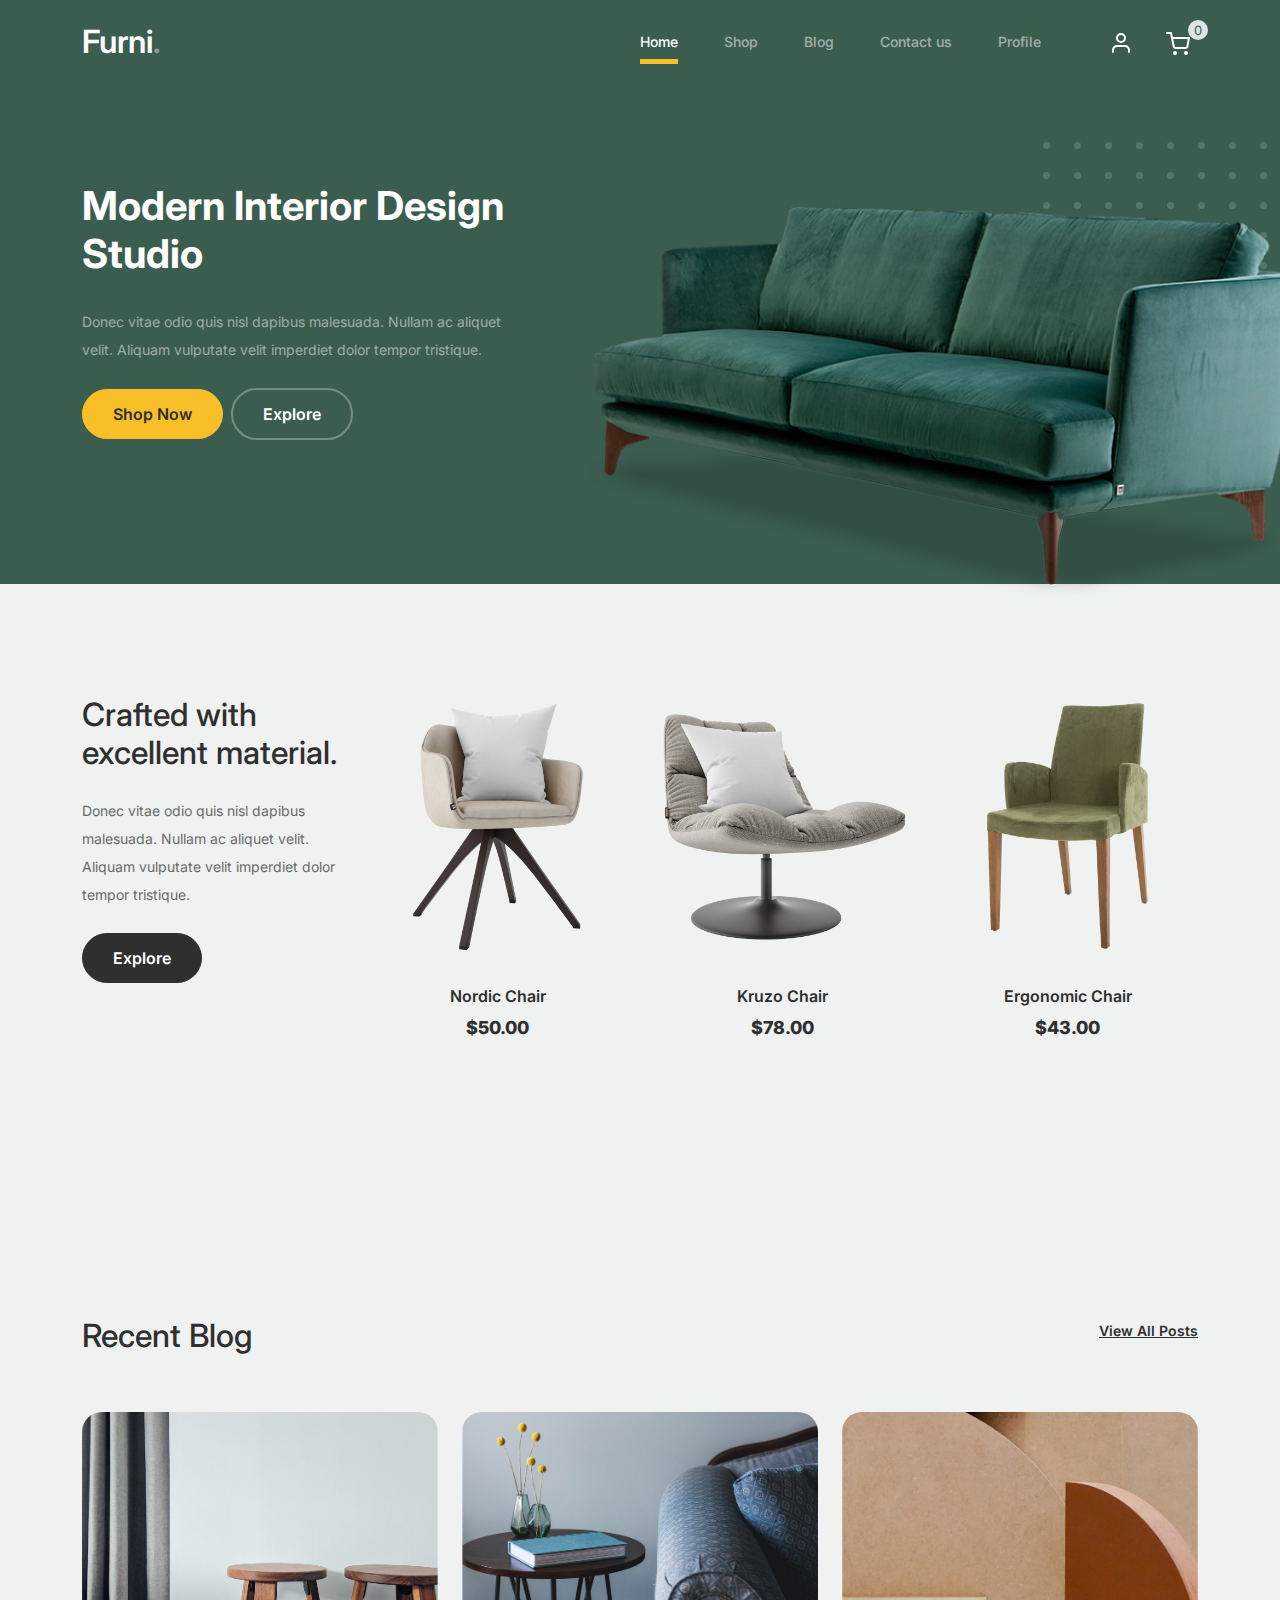
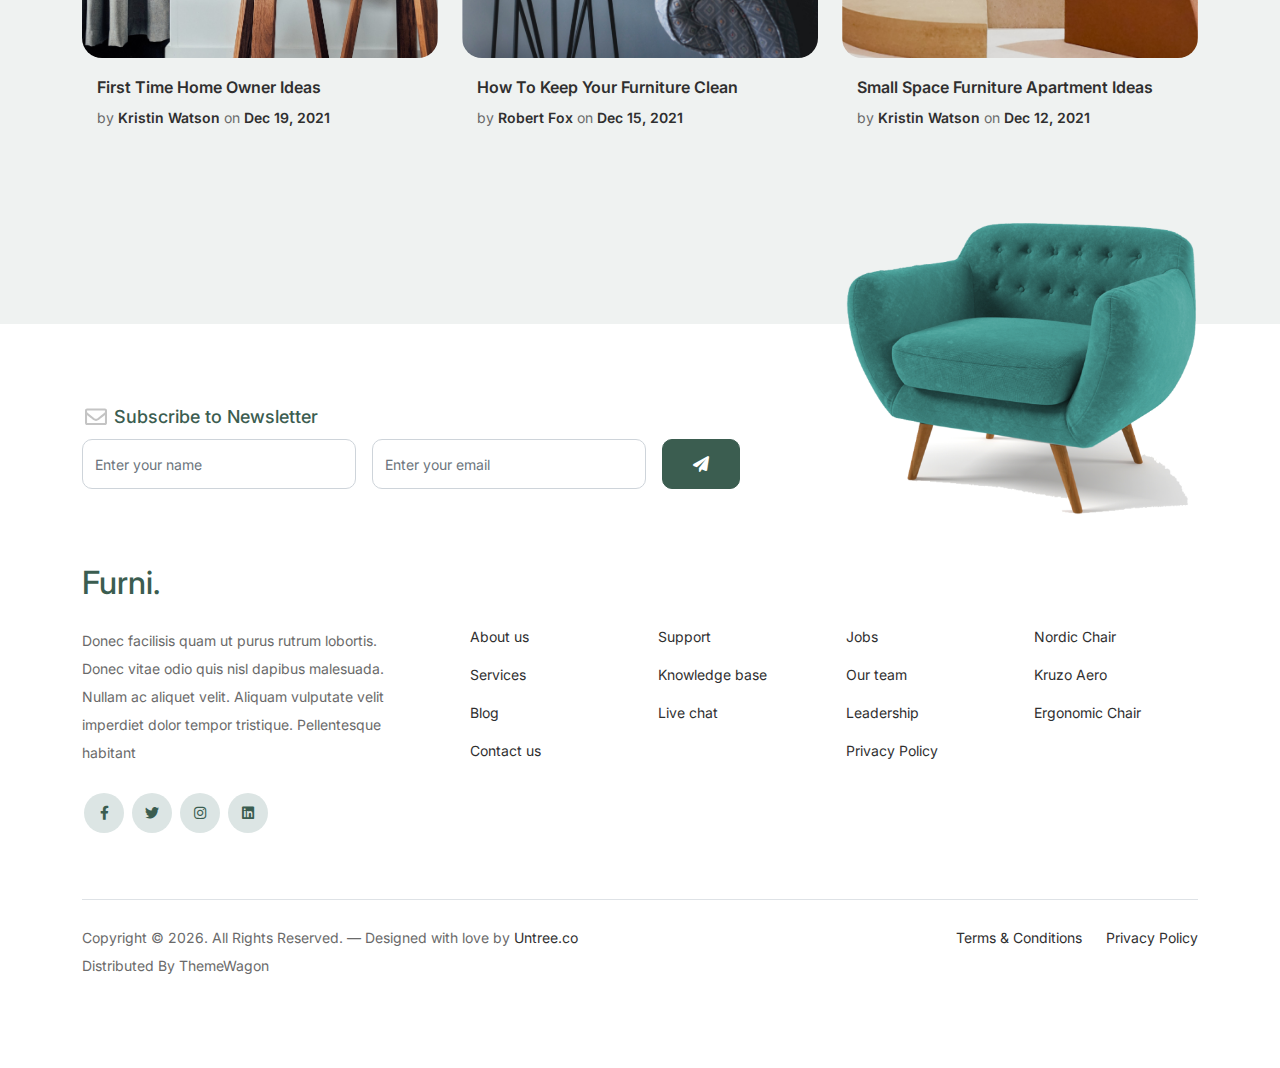
<file: index.html>
<!-- /*
* Bootstrap 5
* Template Name: Furni
* Template Author: Untree.co
* Template URI: https://untree.co/
* License: https://creativecommons.org/licenses/by/3.0/
*/ -->
<!doctype html>
<html lang="en">

<head>
  <meta charset="utf-8">
  <meta name="viewport" content="width=device-width, initial-scale=1, shrink-to-fit=no">
  <meta name="author" content="Untree.co">
  <link rel="shortcut icon" href="favicon.png">

  <meta name="description" content="" />
  <meta name="keywords" content="bootstrap, bootstrap4" />

  <!-- Bootstrap CSS -->
  <link href="css/bootstrap.min.css" rel="stylesheet">
  <link href="https://cdnjs.cloudflare.com/ajax/libs/font-awesome/6.0.0-beta3/css/all.min.css" rel="stylesheet">
  <link href="css/tiny-slider.css" rel="stylesheet">
  <link href="css/style.css" rel="stylesheet">
  <title>Furni Free Bootstrap 5 Template for Furniture and Interior Design Websites by Untree.co </title>
</head>

<body>

  <!-- Start Header/Navigation -->
  <nav class="custom-navbar navbar navbar navbar-expand-md navbar-dark bg-dark" arial-label="Furni navigation bar">

    <div class="container">
      <a class="navbar-brand" href="index.html">Furni<span>.</span></a>

      <button class="navbar-toggler" type="button" data-bs-toggle="collapse" data-bs-target="#navbarsFurni"
        aria-controls="navbarsFurni" aria-expanded="false" aria-label="Toggle navigation">
        <span class="navbar-toggler-icon"></span>
      </button>

      <div class="collapse navbar-collapse" id="navbarsFurni">
        <ul class="custom-navbar-nav navbar-nav ms-auto mb-2 mb-md-0">
          <li class="nav-item active">
            <a class="nav-link" href="index.html">Home</a>
          </li>
          <li><a class="nav-link" href="shop.html">Shop</a></li>
          <li><a class="nav-link" href="blog.html">Blog</a></li>
          <li><a class="nav-link" href="contact.html">Contact us</a></li>
          <li><a class="nav-link" href="profil.html">Profile</a></li>
        </ul>

        <ul class="custom-navbar-cta navbar-nav mb-2 mb-md-0 ms-5">
          <li>
            <button class="nav-link" data-bs-toggle="modal" data-bs-target="#exampleModal">
              <img src="images/user.svg">
            </button>
          </li>
          <a class="nav-link basket" href="cart.html">
            <img src="images/cart.svg">
            <div class="basket-product-count">0</div>
          </a>
        </ul>
      </div>
    </div>

  </nav>
  <!-- End Header/Navigation -->

  <!-- Start Hero Section -->
  <div class="hero">
    <div class="container">
      <div class="row justify-content-between">
        <div class="col-lg-5">
          <div class="intro-excerpt">
            <h1>Modern Interior <span clsas="d-block">Design Studio</span></h1>
            <p class="mb-4">Donec vitae odio quis nisl dapibus malesuada. Nullam ac aliquet velit. Aliquam vulputate
              velit imperdiet dolor tempor tristique.</p>
            <p><a href="shop.html" class="btn btn-secondary me-2">Shop Now</a><a href="#"
                class="btn btn-white-outline">Explore</a></p>
          </div>
        </div>
        <div class="col-lg-7">
          <div class="hero-img-wrap">
            <img src="images/couch.png" class="img-fluid">
          </div>
        </div>
      </div>
    </div>
  </div>
  <!-- End Hero Section -->

  <!-- Start Product Section -->
  <div class="product-section">
    <div class="container">
      <div class="row" id="product-container">

        <!-- Start Column 1 -->
        <div class="col-md-12 col-lg-3 mb-5 mb-lg-0">
          <h2 class="mb-4 section-title">Crafted with excellent material.</h2>
          <p class="mb-4">Donec vitae odio quis nisl dapibus malesuada. Nullam ac aliquet velit. Aliquam vulputate velit
            imperdiet dolor tempor tristique. </p>
          <p><a href="shop.html" class="btn">Explore</a></p>
        </div>
      </div>
    </div>
  </div>
  <!-- End Product Section -->


  <!-- Start Blog Section -->
  <div class="blog-section">
    <div class="container">
      <div class="row mb-5">
        <div class="col-md-6">
          <h2 class="section-title">Recent Blog</h2>
        </div>
        <div class="col-md-6 text-start text-md-end">
          <a href="#" class="more">View All Posts</a>
        </div>
      </div>

      <div class="row" id="posts-row">
      </div>
    </div>
  </div>
  <!-- End Blog Section -->

  <!-- Start Footer Section -->
  <footer class="footer-section">
    <div class="container relative">

      <div class="sofa-img">
        <img src="images/sofa.png" alt="Image" class="img-fluid">
      </div>

      <div class="row">
        <div class="col-lg-8">
          <div class="subscription-form">
            <h3 class="d-flex align-items-center"><span class="me-1"><img src="images/envelope-outline.svg" alt="Image"
                  class="img-fluid"></span><span>Subscribe to Newsletter</span></h3>

            <form action="#" class="row g-3">
              <div class="col-auto">
                <input type="text" class="form-control" placeholder="Enter your name">
              </div>
              <div class="col-auto">
                <input type="email" class="form-control" placeholder="Enter your email">
              </div>
              <div class="col-auto">
                <button class="btn btn-primary">
                  <span class="fa fa-paper-plane"></span>
                </button>
              </div>
            </form>

          </div>
        </div>
      </div>

      <div class="row g-5 mb-5">
        <div class="col-lg-4">
          <div class="mb-4 footer-logo-wrap"><a href="#" class="footer-logo">Furni<span>.</span></a></div>
          <p class="mb-4">Donec facilisis quam ut purus rutrum lobortis. Donec vitae odio quis nisl dapibus malesuada.
            Nullam ac aliquet velit. Aliquam vulputate velit imperdiet dolor tempor tristique. Pellentesque habitant</p>

          <ul class="list-unstyled custom-social">
            <li><a href="#"><span class="fa fa-brands fa-facebook-f"></span></a></li>
            <li><a href="#"><span class="fa fa-brands fa-twitter"></span></a></li>
            <li><a href="#"><span class="fa fa-brands fa-instagram"></span></a></li>
            <li><a href="#"><span class="fa fa-brands fa-linkedin"></span></a></li>
          </ul>
        </div>

        <div class="col-lg-8">
          <div class="row links-wrap">
            <div class="col-6 col-sm-6 col-md-3">
              <ul class="list-unstyled">
                <li><a href="#">About us</a></li>
                <li><a href="#">Services</a></li>
                <li><a href="#">Blog</a></li>
                <li><a href="#">Contact us</a></li>
              </ul>
            </div>

            <div class="col-6 col-sm-6 col-md-3">
              <ul class="list-unstyled">
                <li><a href="#">Support</a></li>
                <li><a href="#">Knowledge base</a></li>
                <li><a href="#">Live chat</a></li>
              </ul>
            </div>

            <div class="col-6 col-sm-6 col-md-3">
              <ul class="list-unstyled">
                <li><a href="#">Jobs</a></li>
                <li><a href="#">Our team</a></li>
                <li><a href="#">Leadership</a></li>
                <li><a href="#">Privacy Policy</a></li>
              </ul>
            </div>

            <div class="col-6 col-sm-6 col-md-3">
              <ul class="list-unstyled">
                <li><a href="#">Nordic Chair</a></li>
                <li><a href="#">Kruzo Aero</a></li>
                <li><a href="#">Ergonomic Chair</a></li>
              </ul>
            </div>
          </div>
        </div>

      </div>

      <div class="border-top copyright">
        <div class="row pt-4">
          <div class="col-lg-6">
            <p class="mb-2 text-center text-lg-start">Copyright &copy;
              <script>document.write(new Date().getFullYear());</script>. All Rights Reserved. &mdash; Designed with
              love by <a href="https://untree.co">Untree.co</a> Distributed By <a
                hreff="https://themewagon.com">ThemeWagon</a> <!-- License information: https://untree.co/license/ -->
            </p>
          </div>

          <div class="col-lg-6 text-center text-lg-end">
            <ul class="list-unstyled d-inline-flex ms-auto">
              <li class="me-4"><a href="#">Terms &amp; Conditions</a></li>
              <li><a href="#">Privacy Policy</a></li>
            </ul>
          </div>

        </div>
      </div>

    </div>
  </footer>
  <!-- End Footer Section -->

  <!-- Modal -->
  <div class="modal fade" id="exampleModal" tabindex="-1" aria-labelledby="exampleModalLabel" aria-hidden="true">
    <div class="modal-dialog modal-dialog-centered">
      <div class="modal-content">
        <div class="modal-header">
          <h1 class="modal-title fs-5" id="exampleModalLabel">Login</h1>
          <button type="button" class="btn-close" data-bs-dismiss="modal" aria-label="Close"></button>
        </div>
        <div class="modal-body">
          <form>
            <div class="form-group">
              <label class="text-black" for="fname">Name</label>
              <input type="text" class="form-control" id="fname">
            </div>
            <div class="form-group mt-2">
              <label class="text-black" for="email">Email address</label>
              <input type="email" class="form-control user-email-input" id="email">
            </div>
            <button type="submit" class="btn mt-4 btn-primary-hover-outline">Send</button>
          </form>
        </div>
      </div>
    </div>
  </div>

  <script src="js/bootstrap.bundle.min.js"></script>
  <script src="js/tiny-slider.js"></script>
  <script src="js/custom.js"></script>
</body>

</html>
</file>
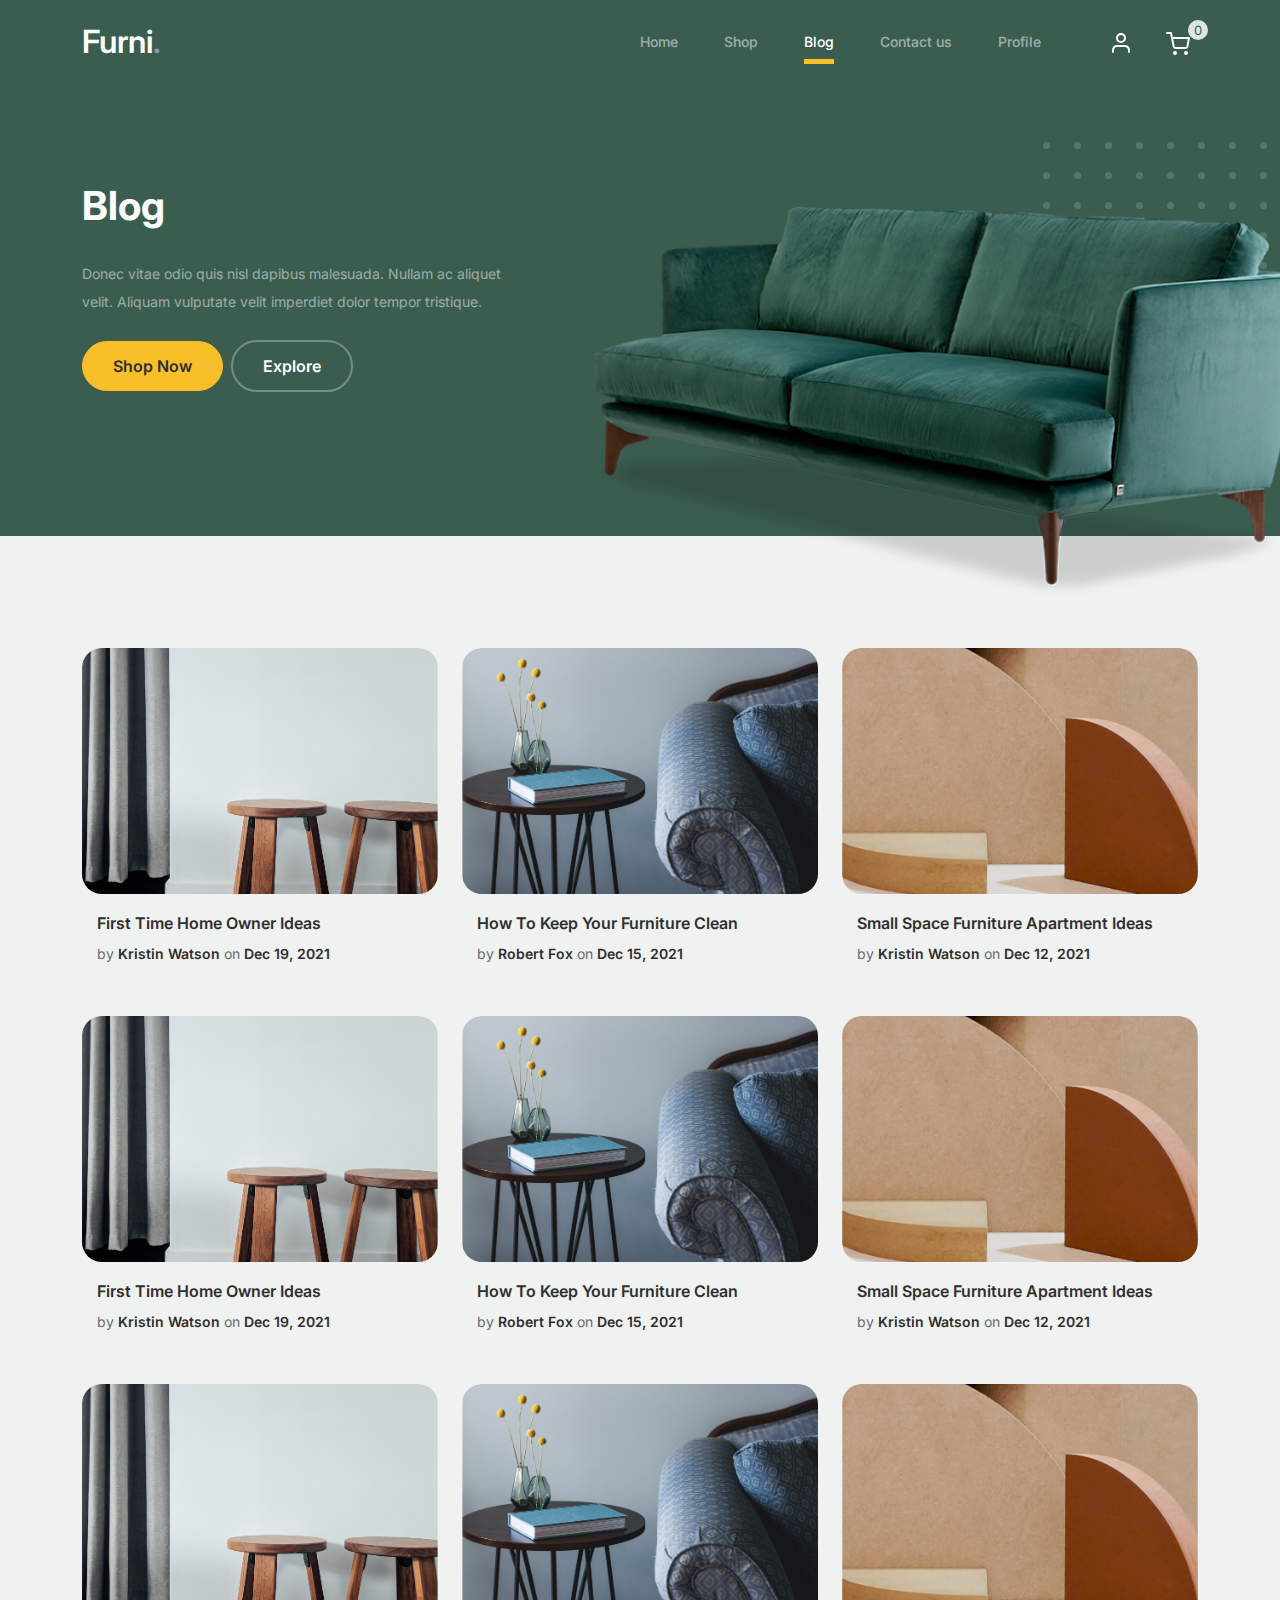
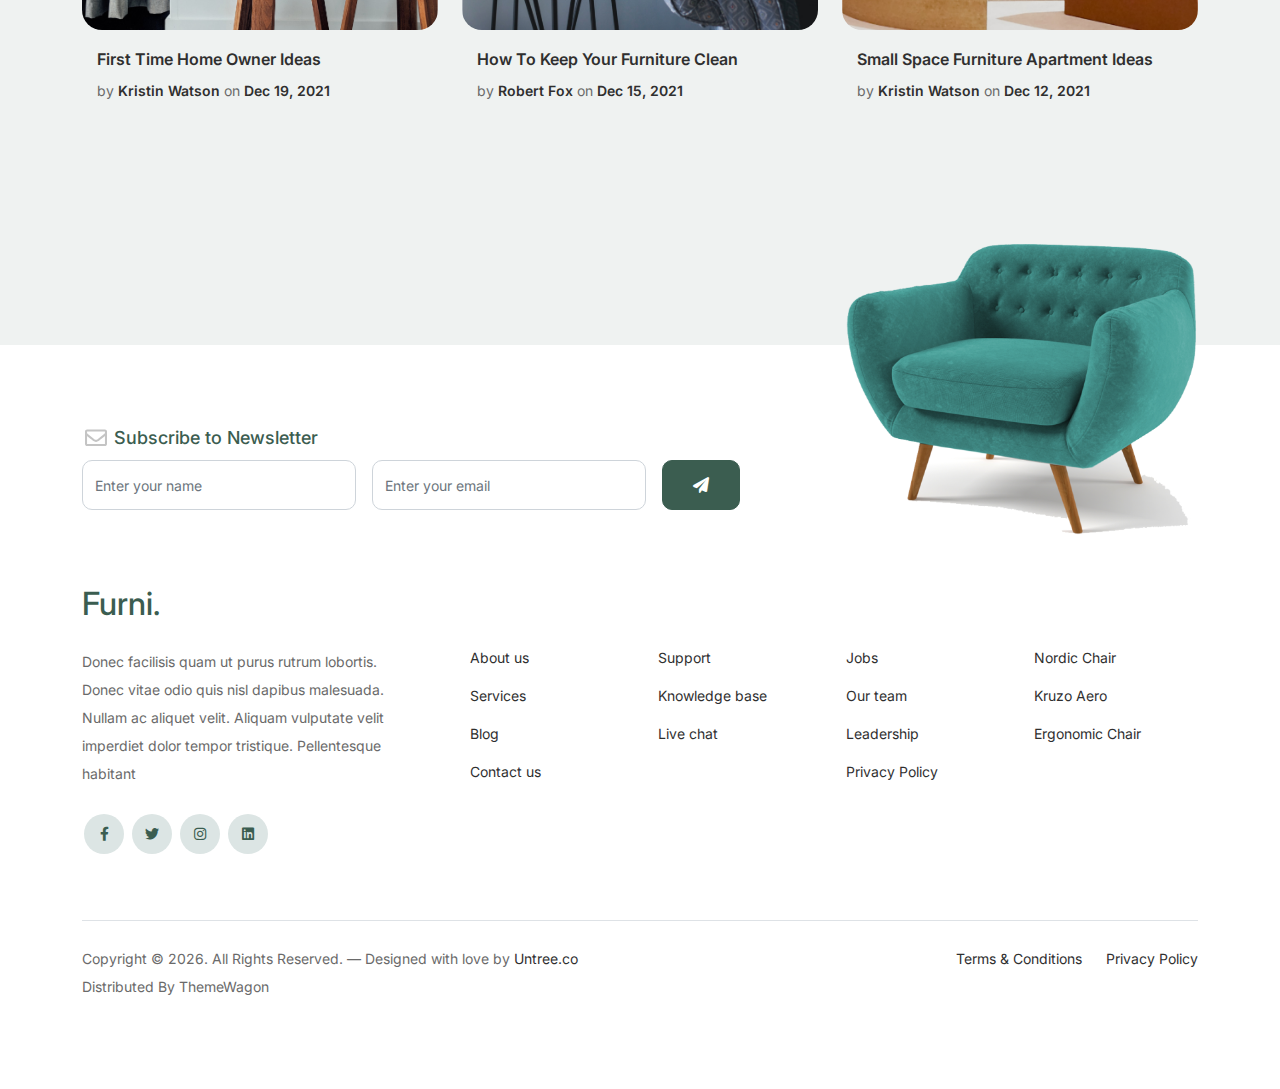
<file: blog.html>
<!-- /*
* Bootstrap 5
* Template Name: Furni
* Template Author: Untree.co
* Template URI: https://untree.co/
* License: https://creativecommons.org/licenses/by/3.0/
*/ -->
<!doctype html>
<html lang="en">

<head>
  <meta charset="utf-8">
  <meta name="viewport" content="width=device-width, initial-scale=1, shrink-to-fit=no">
  <meta name="author" content="Untree.co">
  <link rel="shortcut icon" href="favicon.png">

  <meta name="description" content="" />
  <meta name="keywords" content="bootstrap, bootstrap4" />

  <!-- Bootstrap CSS -->
  <link href="css/bootstrap.min.css" rel="stylesheet">
  <link href="https://cdnjs.cloudflare.com/ajax/libs/font-awesome/6.0.0-beta3/css/all.min.css" rel="stylesheet">
  <link href="css/tiny-slider.css" rel="stylesheet">
  <link href="css/style.css" rel="stylesheet">
  <title>Furni Free Bootstrap 5 Template for Furniture and Interior Design Websites by Untree.co </title>
</head>

<body>

  <!-- Start Header/Navigation -->
  <nav class="custom-navbar navbar navbar navbar-expand-md navbar-dark bg-dark" arial-label="Furni navigation bar">

    <div class="container">
      <a class="navbar-brand" href="index.html">Furni<span>.</span></a>

      <button class="navbar-toggler" type="button" data-bs-toggle="collapse" data-bs-target="#navbarsFurni"
        aria-controls="navbarsFurni" aria-expanded="false" aria-label="Toggle navigation">
        <span class="navbar-toggler-icon"></span>
      </button>

      <div class="collapse navbar-collapse" id="navbarsFurni">
        <ul class="custom-navbar-nav navbar-nav ms-auto mb-2 mb-md-0">
          <li class="nav-item">
            <a class="nav-link" href="index.html">Home</a>
          </li>
          <li><a class="nav-link" href="shop.html">Shop</a></li>
          <li class="active"><a class="nav-link" href="blog.html">Blog</a></li>
          <li><a class="nav-link" href="contact.html">Contact us</a></li>
          <li><a class="nav-link" href="profil.html">Profile</a></li>
        </ul>

        <ul class="custom-navbar-cta navbar-nav mb-2 mb-md-0 ms-5">
          <li>
            <button class="nav-link" data-bs-toggle="modal" data-bs-target="#exampleModal">
              <img src="images/user.svg">
            </button>
          </li>
          <a class="nav-link basket" href="cart.html">
            <img src="images/cart.svg">
            <div class="basket-product-count">0</div>
          </a>
        </ul>
      </div>
    </div>

  </nav>
  <!-- End Header/Navigation -->

  <!-- Start Hero Section -->
  <div class="hero">
    <div class="container">
      <div class="row justify-content-between">
        <div class="col-lg-5">
          <div class="intro-excerpt">
            <h1>Blog</h1>
            <p class="mb-4">Donec vitae odio quis nisl dapibus malesuada. Nullam ac aliquet velit. Aliquam vulputate
              velit imperdiet dolor tempor tristique.</p>
            <p><a href="shop.html" class="btn btn-secondary me-2">Shop Now</a><a href="#"
                class="btn btn-white-outline">Explore</a></p>
          </div>
        </div>
        <div class="col-lg-7">
          <div class="hero-img-wrap">
            <img src="images/couch.png" class="img-fluid">
          </div>
        </div>
      </div>
    </div>
  </div>
  <!-- End Hero Section -->



  <!-- Start Blog Section -->
  <div class="blog-section">
    <div class="container">

      <div class="row">

        <div class="col-12 col-sm-6 col-md-4 mb-5">
          <div class="post-entry">
            <a href="#" class="post-thumbnail"><img src="images/post-1.jpg" alt="Image" class="img-fluid"></a>
            <div class="post-content-entry">
              <h3><a href="#">First Time Home Owner Ideas</a></h3>
              <div class="meta">
                <span>by <a href="#">Kristin Watson</a></span> <span>on <a href="#">Dec 19, 2021</a></span>
              </div>
            </div>
          </div>
        </div>

        <div class="col-12 col-sm-6 col-md-4 mb-5">
          <div class="post-entry">
            <a href="#" class="post-thumbnail"><img src="images/post-2.jpg" alt="Image" class="img-fluid"></a>
            <div class="post-content-entry">
              <h3><a href="#">How To Keep Your Furniture Clean</a></h3>
              <div class="meta">
                <span>by <a href="#">Robert Fox</a></span> <span>on <a href="#">Dec 15, 2021</a></span>
              </div>
            </div>
          </div>
        </div>

        <div class="col-12 col-sm-6 col-md-4 mb-5">
          <div class="post-entry">
            <a href="#" class="post-thumbnail"><img src="images/post-3.jpg" alt="Image" class="img-fluid"></a>
            <div class="post-content-entry">
              <h3><a href="#">Small Space Furniture Apartment Ideas</a></h3>
              <div class="meta">
                <span>by <a href="#">Kristin Watson</a></span> <span>on <a href="#">Dec 12, 2021</a></span>
              </div>
            </div>
          </div>
        </div>

        <div class="col-12 col-sm-6 col-md-4 mb-5">
          <div class="post-entry">
            <a href="#" class="post-thumbnail"><img src="images/post-1.jpg" alt="Image" class="img-fluid"></a>
            <div class="post-content-entry">
              <h3><a href="#">First Time Home Owner Ideas</a></h3>
              <div class="meta">
                <span>by <a href="#">Kristin Watson</a></span> <span>on <a href="#">Dec 19, 2021</a></span>
              </div>
            </div>
          </div>
        </div>

        <div class="col-12 col-sm-6 col-md-4 mb-5">
          <div class="post-entry">
            <a href="#" class="post-thumbnail"><img src="images/post-2.jpg" alt="Image" class="img-fluid"></a>
            <div class="post-content-entry">
              <h3><a href="#">How To Keep Your Furniture Clean</a></h3>
              <div class="meta">
                <span>by <a href="#">Robert Fox</a></span> <span>on <a href="#">Dec 15, 2021</a></span>
              </div>
            </div>
          </div>
        </div>

        <div class="col-12 col-sm-6 col-md-4 mb-5">
          <div class="post-entry">
            <a href="#" class="post-thumbnail"><img src="images/post-3.jpg" alt="Image" class="img-fluid"></a>
            <div class="post-content-entry">
              <h3><a href="#">Small Space Furniture Apartment Ideas</a></h3>
              <div class="meta">
                <span>by <a href="#">Kristin Watson</a></span> <span>on <a href="#">Dec 12, 2021</a></span>
              </div>
            </div>
          </div>
        </div>

        <div class="col-12 col-sm-6 col-md-4 mb-5">
          <div class="post-entry">
            <a href="#" class="post-thumbnail"><img src="images/post-1.jpg" alt="Image" class="img-fluid"></a>
            <div class="post-content-entry">
              <h3><a href="#">First Time Home Owner Ideas</a></h3>
              <div class="meta">
                <span>by <a href="#">Kristin Watson</a></span> <span>on <a href="#">Dec 19, 2021</a></span>
              </div>
            </div>
          </div>
        </div>

        <div class="col-12 col-sm-6 col-md-4 mb-5">
          <div class="post-entry">
            <a href="#" class="post-thumbnail"><img src="images/post-2.jpg" alt="Image" class="img-fluid"></a>
            <div class="post-content-entry">
              <h3><a href="#">How To Keep Your Furniture Clean</a></h3>
              <div class="meta">
                <span>by <a href="#">Robert Fox</a></span> <span>on <a href="#">Dec 15, 2021</a></span>
              </div>
            </div>
          </div>
        </div>

        <div class="col-12 col-sm-6 col-md-4 mb-5">
          <div class="post-entry">
            <a href="#" class="post-thumbnail"><img src="images/post-3.jpg" alt="Image" class="img-fluid"></a>
            <div class="post-content-entry">
              <h3><a href="#">Small Space Furniture Apartment Ideas</a></h3>
              <div class="meta">
                <span>by <a href="#">Kristin Watson</a></span> <span>on <a href="#">Dec 12, 2021</a></span>
              </div>
            </div>
          </div>
        </div>

      </div>
    </div>
  </div>
  <!-- End Blog Section -->

  <!-- Start Footer Section -->
  <footer class="footer-section">
    <div class="container relative">

      <div class="sofa-img">
        <img src="images/sofa.png" alt="Image" class="img-fluid">
      </div>

      <div class="row">
        <div class="col-lg-8">
          <div class="subscription-form">
            <h3 class="d-flex align-items-center"><span class="me-1"><img src="images/envelope-outline.svg" alt="Image"
                  class="img-fluid"></span><span>Subscribe to Newsletter</span></h3>

            <form action="#" class="row g-3">
              <div class="col-auto">
                <input type="text" class="form-control" placeholder="Enter your name">
              </div>
              <div class="col-auto">
                <input type="email" class="form-control" placeholder="Enter your email">
              </div>
              <div class="col-auto">
                <button class="btn btn-primary">
                  <span class="fa fa-paper-plane"></span>
                </button>
              </div>
            </form>

          </div>
        </div>
      </div>

      <div class="row g-5 mb-5">
        <div class="col-lg-4">
          <div class="mb-4 footer-logo-wrap"><a href="#" class="footer-logo">Furni<span>.</span></a></div>
          <p class="mb-4">Donec facilisis quam ut purus rutrum lobortis. Donec vitae odio quis nisl dapibus malesuada.
            Nullam ac aliquet velit. Aliquam vulputate velit imperdiet dolor tempor tristique. Pellentesque habitant</p>

          <ul class="list-unstyled custom-social">
            <li><a href="#"><span class="fa fa-brands fa-facebook-f"></span></a></li>
            <li><a href="#"><span class="fa fa-brands fa-twitter"></span></a></li>
            <li><a href="#"><span class="fa fa-brands fa-instagram"></span></a></li>
            <li><a href="#"><span class="fa fa-brands fa-linkedin"></span></a></li>
          </ul>
        </div>

        <div class="col-lg-8">
          <div class="row links-wrap">
            <div class="col-6 col-sm-6 col-md-3">
              <ul class="list-unstyled">
                <li><a href="#">About us</a></li>
                <li><a href="#">Services</a></li>
                <li><a href="#">Blog</a></li>
                <li><a href="#">Contact us</a></li>
              </ul>
            </div>

            <div class="col-6 col-sm-6 col-md-3">
              <ul class="list-unstyled">
                <li><a href="#">Support</a></li>
                <li><a href="#">Knowledge base</a></li>
                <li><a href="#">Live chat</a></li>
              </ul>
            </div>

            <div class="col-6 col-sm-6 col-md-3">
              <ul class="list-unstyled">
                <li><a href="#">Jobs</a></li>
                <li><a href="#">Our team</a></li>
                <li><a href="#">Leadership</a></li>
                <li><a href="#">Privacy Policy</a></li>
              </ul>
            </div>

            <div class="col-6 col-sm-6 col-md-3">
              <ul class="list-unstyled">
                <li><a href="#">Nordic Chair</a></li>
                <li><a href="#">Kruzo Aero</a></li>
                <li><a href="#">Ergonomic Chair</a></li>
              </ul>
            </div>
          </div>
        </div>

      </div>

      <div class="border-top copyright">
        <div class="row pt-4">
          <div class="col-lg-6">
            <p class="mb-2 text-center text-lg-start">Copyright &copy;
              <script>document.write(new Date().getFullYear());</script>. All Rights Reserved. &mdash; Designed with
              love by <a href="https://untree.co">Untree.co</a> Distributed By <a
                hreff="https://themewagon.com">ThemeWagon</a> <!-- License information: https://untree.co/license/ -->
            </p>
          </div>

          <div class="col-lg-6 text-center text-lg-end">
            <ul class="list-unstyled d-inline-flex ms-auto">
              <li class="me-4"><a href="#">Terms &amp; Conditions</a></li>
              <li><a href="#">Privacy Policy</a></li>
            </ul>
          </div>

        </div>
      </div>

    </div>
  </footer>
  <!-- End Footer Section -->

  <!-- Modal -->
  <div class="modal fade" id="exampleModal" tabindex="-1" aria-labelledby="exampleModalLabel" aria-hidden="true">
    <div class="modal-dialog modal-dialog-centered">
      <div class="modal-content">
        <div class="modal-header">
          <h1 class="modal-title fs-5" id="exampleModalLabel">Login</h1>
          <button type="button" class="btn-close" data-bs-dismiss="modal" aria-label="Close"></button>
        </div>
        <div class="modal-body">
          <form>
            <div class="form-group">
              <label class="text-black" for="fname">Name</label>
              <input type="text" class="form-control" id="fname">
            </div>
            <div class="form-group mt-2">
              <label class="text-black" for="email">Email address</label>
              <input type="email" class="form-control" id="email">
            </div>
            <button type="submit" class="btn mt-4 btn-primary-hover-outline">Send</button>
          </form>
        </div>
      </div>
    </div>
  </div>

  <script src="js/bootstrap.bundle.min.js"></script>
  <script src="js/tiny-slider.js"></script>
  <script src="js/custom.js"></script>
</body>

</html>
</file>
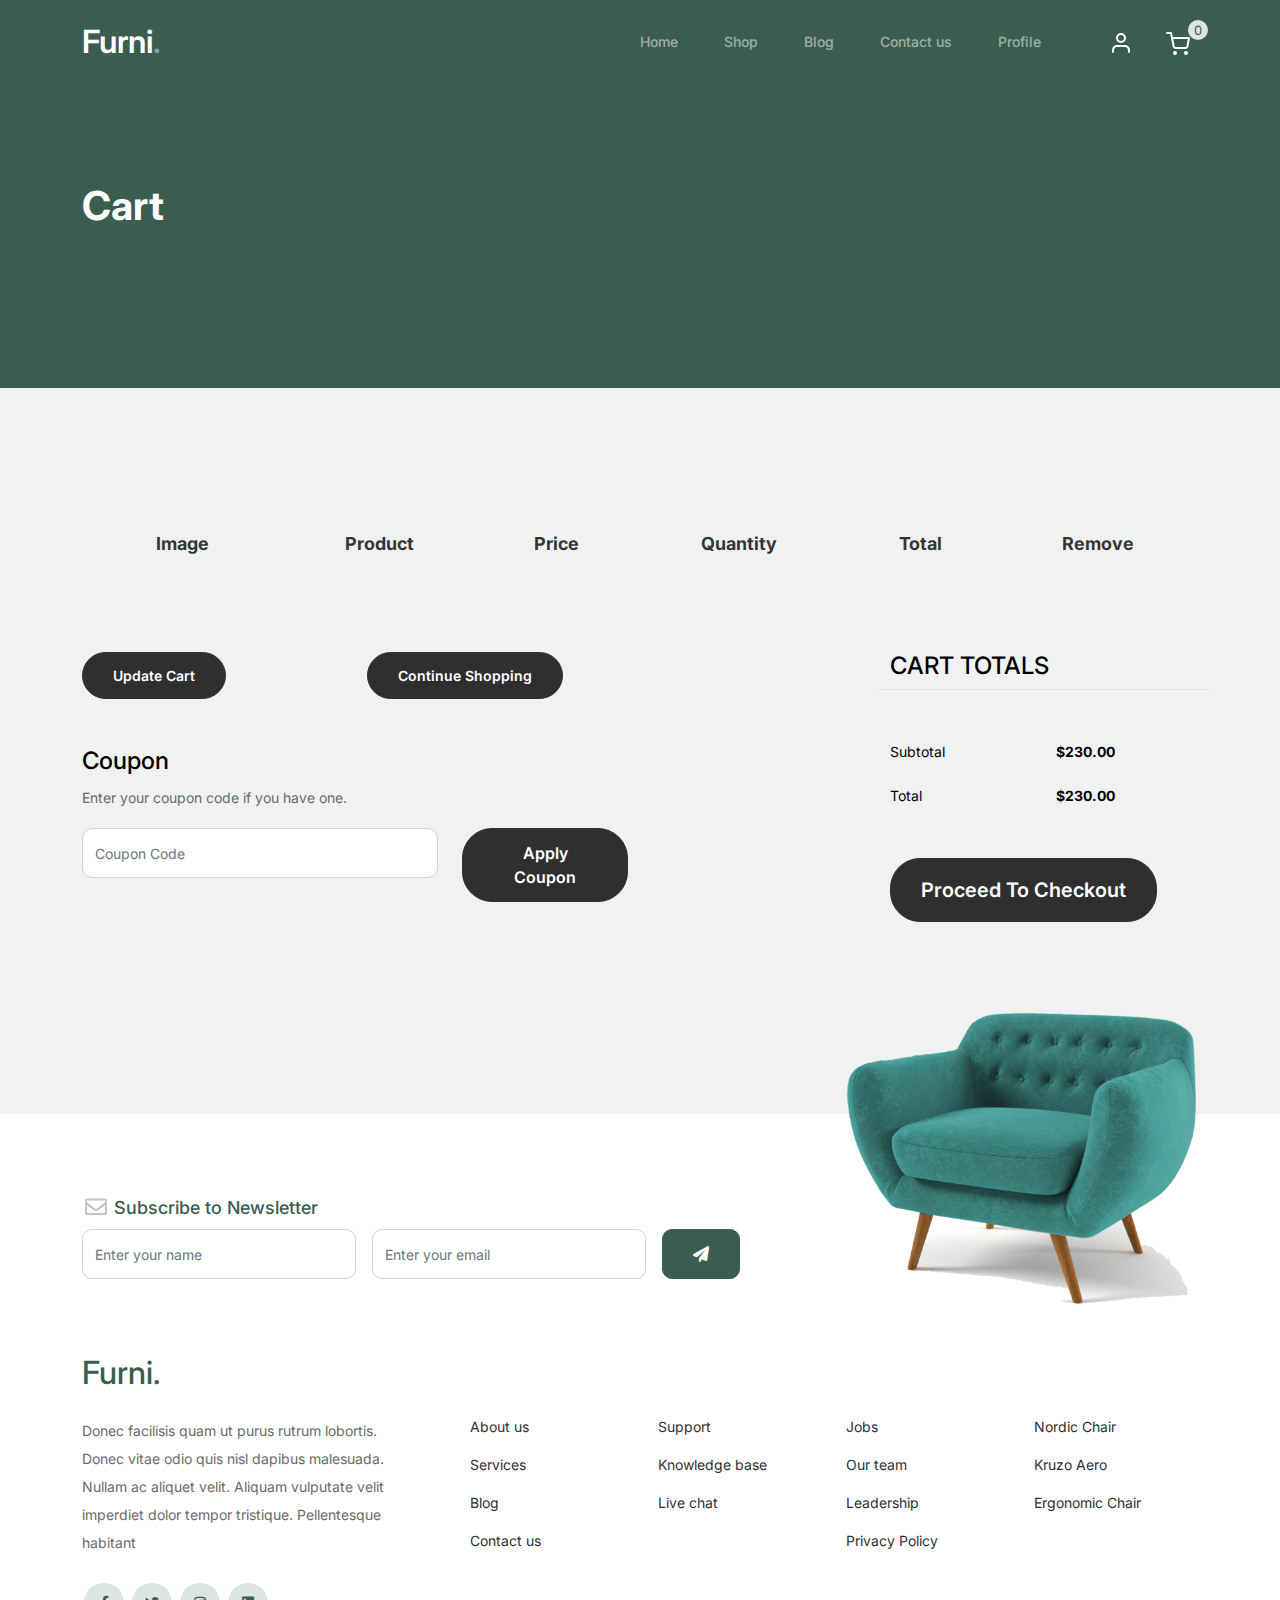
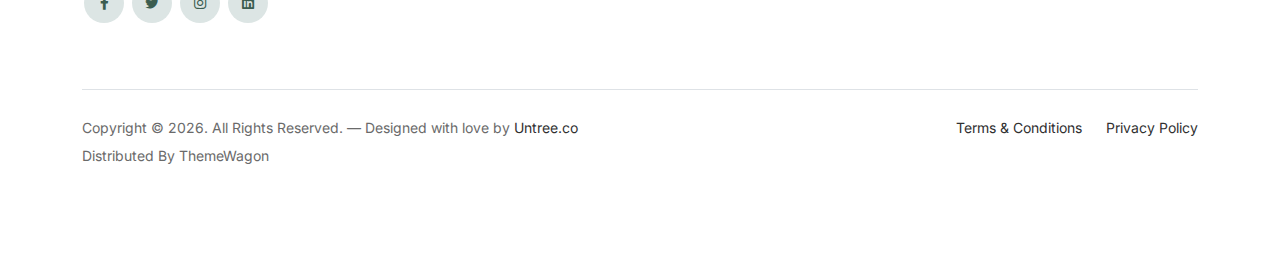
<file: cart.html>
<!-- /*
* Bootstrap 5
* Template Name: Furni
* Template Author: Untree.co
* Template URI: https://untree.co/
* License: https://creativecommons.org/licenses/by/3.0/
*/ -->
<!doctype html>
<html lang="en">

<head>
  <meta charset="utf-8">
  <meta name="viewport" content="width=device-width, initial-scale=1, shrink-to-fit=no">
  <meta name="author" content="Untree.co">
  <link rel="shortcut icon" href="favicon.png">

  <meta name="description" content="" />
  <meta name="keywords" content="bootstrap, bootstrap4" />

  <!-- Bootstrap CSS -->
  <link href="css/bootstrap.min.css" rel="stylesheet">
  <link href="https://cdnjs.cloudflare.com/ajax/libs/font-awesome/6.0.0-beta3/css/all.min.css" rel="stylesheet">
  <link href="css/tiny-slider.css" rel="stylesheet">
  <link href="css/style.css" rel="stylesheet">
  <title>Furni Free Bootstrap 5 Template for Furniture and Interior Design Websites by Untree.co </title>
</head>

<body>

  <!-- Start Header/Navigation -->
  <nav class="custom-navbar navbar navbar navbar-expand-md navbar-dark bg-dark" arial-label="Furni navigation bar">

    <div class="container">
      <a class="navbar-brand" href="index.html">Furni<span>.</span></a>

      <button class="navbar-toggler" type="button" data-bs-toggle="collapse" data-bs-target="#navbarsFurni"
        aria-controls="navbarsFurni" aria-expanded="false" aria-label="Toggle navigation">
        <span class="navbar-toggler-icon"></span>
      </button>

      <div class="collapse navbar-collapse" id="navbarsFurni">
        <ul class="custom-navbar-nav navbar-nav ms-auto mb-2 mb-md-0">
          <li class="nav-item">
            <a class="nav-link" href="index.html">Home</a>
          </li>
          <li><a class="nav-link" href="shop.html">Shop</a></li>
          <li><a class="nav-link" href="blog.html">Blog</a></li>
          <li><a class="nav-link" href="contact.html">Contact us</a></li>
          <li><a class="nav-link" href="profil.html">Profile</a></li>
        </ul>

        <ul class="custom-navbar-cta navbar-nav mb-2 mb-md-0 ms-5">
          <li>
            <button class="nav-link" data-bs-toggle="modal" data-bs-target="#exampleModal">
              <img src="images/user.svg">
            </button>
          </li>
          <a class="nav-link basket" href="cart.html">
            <img src="images/cart.svg">
            <div class="basket-product-count">0</div>
          </a>
        </ul>
      </div>
    </div>

  </nav>
  <!-- End Header/Navigation -->

  <!-- Start Hero Section -->
  <div class="hero">
    <div class="container">
      <div class="row justify-content-between">
        <div class="col-lg-5">
          <div class="intro-excerpt">
            <h1>Cart</h1>
          </div>
        </div>
        <div class="col-lg-7">

        </div>
      </div>
    </div>
  </div>
  <!-- End Hero Section -->



  <div class="untree_co-section before-footer-section">
    <div class="container">
      <div class="row mb-5">
        <form class="col-md-12" method="post">
          <div class="site-blocks-table">
            <table class="table">
              <thead>
                <tr>
                  <th class="product-thumbnail">Image</th>
                  <th class="product-name">Product</th>
                  <th class="product-price">Price</th>
                  <th class="product-quantity">Quantity</th>
                  <th class="product-total">Total</th>
                  <th class="product-remove">Remove</th>
                </tr>
              </thead>
              <tbody id="cart-container">
                
              </tbody>
            </table>
          </div>
        </form>
      </div>

      <div class="row">
        <div class="col-md-6">
          <div class="row mb-5">
            <div class="col-md-6 mb-3 mb-md-0">
              <button class="btn btn-black btn-sm btn-block">Update Cart</button>
            </div>
            <div class="col-md-6">
              <button class="btn btn-outline-black btn-sm btn-block">Continue Shopping</button>
            </div>
          </div>
          <div class="row">
            <div class="col-md-12">
              <label class="text-black h4" for="coupon">Coupon</label>
              <p>Enter your coupon code if you have one.</p>
            </div>
            <div class="col-md-8 mb-3 mb-md-0">
              <input type="text" class="form-control py-3" id="coupon" placeholder="Coupon Code">
            </div>
            <div class="col-md-4">
              <button class="btn btn-black">Apply Coupon</button>
            </div>
          </div>
        </div>
        <div class="col-md-6 pl-5">
          <div class="row justify-content-end">
            <div class="col-md-7">
              <div class="row">
                <div class="col-md-12 text-right border-bottom mb-5">
                  <h3 class="text-black h4 text-uppercase">Cart Totals</h3>
                </div>
              </div>
              <div class="row mb-3">
                <div class="col-md-6">
                  <span class="text-black">Subtotal</span>
                </div>
                <div class="col-md-6 text-right">
                  <strong class="text-black">$230.00</strong>
                </div>
              </div>
              <div class="row mb-5">
                <div class="col-md-6">
                  <span class="text-black">Total</span>
                </div>
                <div class="col-md-6 text-right">
                  <strong class="text-black">$230.00</strong>
                </div>
              </div>

              <div class="row">
                <div class="col-md-12">
                  <button class="btn btn-black btn-lg py-3 btn-block" onclick="window.location='checkout.html'">Proceed
                    To Checkout</button>
                </div>
              </div>
            </div>
          </div>
        </div>
      </div>
    </div>
  </div>


  <!-- Start Footer Section -->
  <footer class="footer-section">
    <div class="container relative">

      <div class="sofa-img">
        <img src="images/sofa.png" alt="Image" class="img-fluid">
      </div>

      <div class="row">
        <div class="col-lg-8">
          <div class="subscription-form">
            <h3 class="d-flex align-items-center"><span class="me-1"><img src="images/envelope-outline.svg" alt="Image"
                  class="img-fluid"></span><span>Subscribe to Newsletter</span></h3>

            <form action="#" class="row g-3">
              <div class="col-auto">
                <input type="text" class="form-control" placeholder="Enter your name">
              </div>
              <div class="col-auto">
                <input type="email" class="form-control" placeholder="Enter your email">
              </div>
              <div class="col-auto">
                <button class="btn btn-primary">
                  <span class="fa fa-paper-plane"></span>
                </button>
              </div>
            </form>

          </div>
        </div>
      </div>

      <div class="row g-5 mb-5">
        <div class="col-lg-4">
          <div class="mb-4 footer-logo-wrap"><a href="#" class="footer-logo">Furni<span>.</span></a></div>
          <p class="mb-4">Donec facilisis quam ut purus rutrum lobortis. Donec vitae odio quis nisl dapibus malesuada.
            Nullam ac aliquet velit. Aliquam vulputate velit imperdiet dolor tempor tristique. Pellentesque habitant</p>

          <ul class="list-unstyled custom-social">
            <li><a href="#"><span class="fa fa-brands fa-facebook-f"></span></a></li>
            <li><a href="#"><span class="fa fa-brands fa-twitter"></span></a></li>
            <li><a href="#"><span class="fa fa-brands fa-instagram"></span></a></li>
            <li><a href="#"><span class="fa fa-brands fa-linkedin"></span></a></li>
          </ul>
        </div>

        <div class="col-lg-8">
          <div class="row links-wrap">
            <div class="col-6 col-sm-6 col-md-3">
              <ul class="list-unstyled">
                <li><a href="#">About us</a></li>
                <li><a href="#">Services</a></li>
                <li><a href="#">Blog</a></li>
                <li><a href="#">Contact us</a></li>
              </ul>
            </div>

            <div class="col-6 col-sm-6 col-md-3">
              <ul class="list-unstyled">
                <li><a href="#">Support</a></li>
                <li><a href="#">Knowledge base</a></li>
                <li><a href="#">Live chat</a></li>
              </ul>
            </div>

            <div class="col-6 col-sm-6 col-md-3">
              <ul class="list-unstyled">
                <li><a href="#">Jobs</a></li>
                <li><a href="#">Our team</a></li>
                <li><a href="#">Leadership</a></li>
                <li><a href="#">Privacy Policy</a></li>
              </ul>
            </div>

            <div class="col-6 col-sm-6 col-md-3">
              <ul class="list-unstyled">
                <li><a href="#">Nordic Chair</a></li>
                <li><a href="#">Kruzo Aero</a></li>
                <li><a href="#">Ergonomic Chair</a></li>
              </ul>
            </div>
          </div>
        </div>

      </div>

      <div class="border-top copyright">
        <div class="row pt-4">
          <div class="col-lg-6">
            <p class="mb-2 text-center text-lg-start">Copyright &copy;
              <script>document.write(new Date().getFullYear());</script>. All Rights Reserved. &mdash; Designed with
              love by <a href="https://untree.co">Untree.co</a> Distributed By <a
                hreff="https://themewagon.com">ThemeWagon</a> <!-- License information: https://untree.co/license/ -->
            </p>
          </div>

          <div class="col-lg-6 text-center text-lg-end">
            <ul class="list-unstyled d-inline-flex ms-auto">
              <li class="me-4"><a href="#">Terms &amp; Conditions</a></li>
              <li><a href="#">Privacy Policy</a></li>
            </ul>
          </div>

        </div>
      </div>

    </div>
  </footer>
  <!-- End Footer Section -->

  <!-- Modal -->
  <div class="modal fade" id="exampleModal" tabindex="-1" aria-labelledby="exampleModalLabel" aria-hidden="true">
    <div class="modal-dialog modal-dialog-centered">
      <div class="modal-content">
        <div class="modal-header">
          <h1 class="modal-title fs-5" id="exampleModalLabel">Login</h1>
          <button type="button" class="btn-close" data-bs-dismiss="modal" aria-label="Close"></button>
        </div>
        <div class="modal-body">
          <form>
            <div class="form-group">
              <label class="text-black" for="fname">Name</label>
              <input type="text" class="form-control" id="fname">
            </div>
            <div class="form-group mt-2">
              <label class="text-black" for="email">Email address</label>
              <input type="email" class="form-control" id="email">
            </div>
            <button type="submit" class="btn mt-4 btn-primary-hover-outline">Send</button>
          </form>
        </div>
      </div>
    </div>
  </div>

  <script src="js/bootstrap.bundle.min.js"></script>
  <script src="js/tiny-slider.js"></script>
  <script src="js/custom.js"></script>
</body>

</html>
</file>
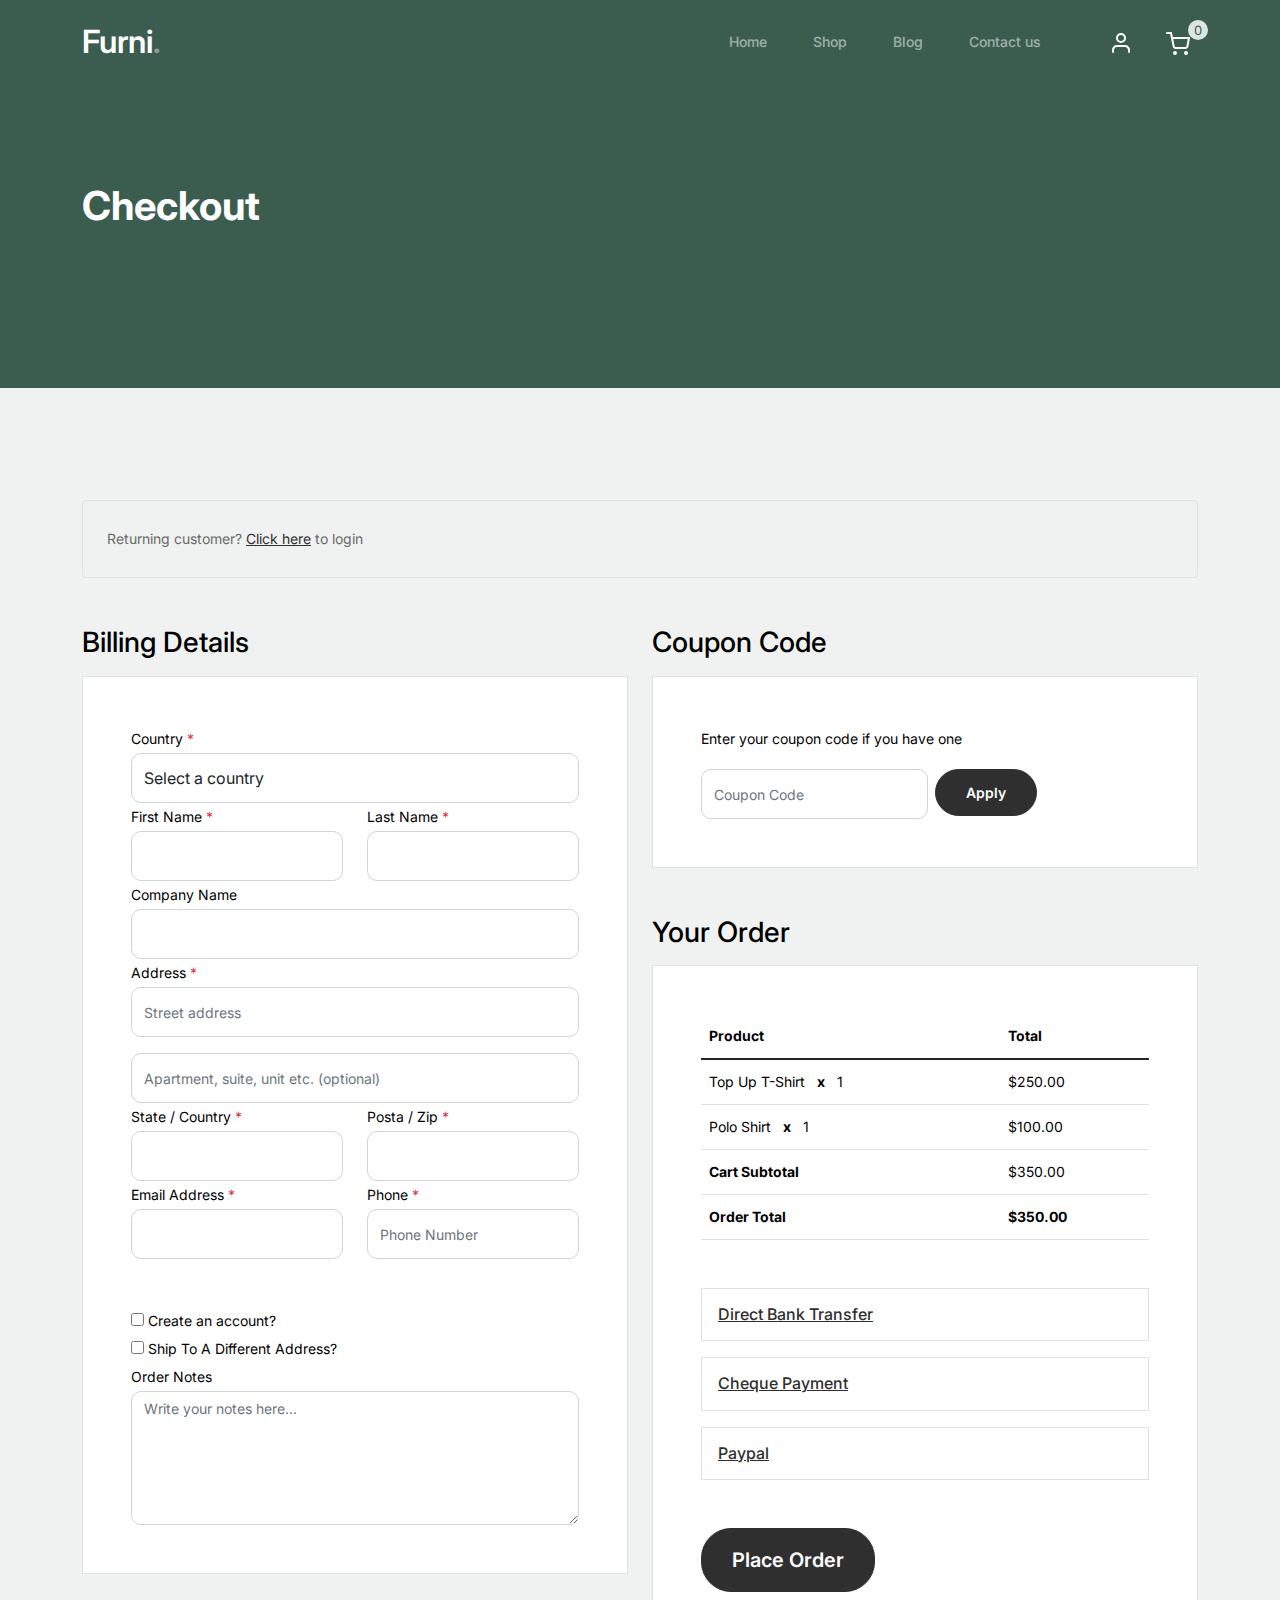
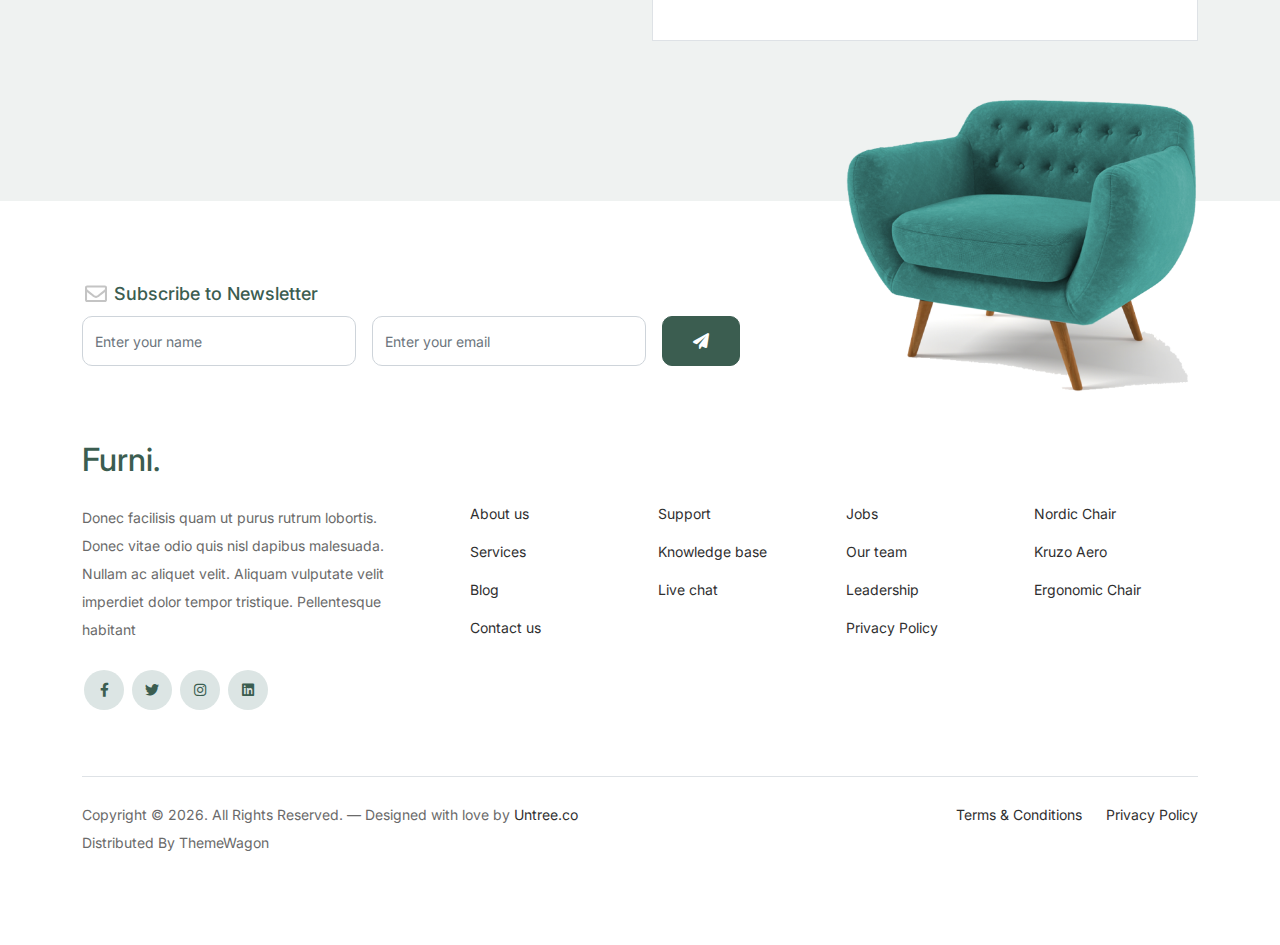
<file: checkout.html>
<!-- /*
* Bootstrap 5
* Template Name: Furni
* Template Author: Untree.co
* Template URI: https://untree.co/
* License: https://creativecommons.org/licenses/by/3.0/
*/ -->
<!doctype html>
<html lang="en">

<head>
  <meta charset="utf-8">
  <meta name="viewport" content="width=device-width, initial-scale=1, shrink-to-fit=no">
  <meta name="author" content="Untree.co">
  <link rel="shortcut icon" href="favicon.png">

  <meta name="description" content="" />
  <meta name="keywords" content="bootstrap, bootstrap4" />

  <!-- Bootstrap CSS -->
  <link href="css/bootstrap.min.css" rel="stylesheet">
  <link href="https://cdnjs.cloudflare.com/ajax/libs/font-awesome/6.0.0-beta3/css/all.min.css" rel="stylesheet">
  <link href="css/tiny-slider.css" rel="stylesheet">
  <link href="css/style.css" rel="stylesheet">
  <title>Furni Free Bootstrap 5 Template for Furniture and Interior Design Websites by Untree.co </title>
</head>

<body>

  <!-- Start Header/Navigation -->
  <nav class="custom-navbar navbar navbar navbar-expand-md navbar-dark bg-dark" arial-label="Furni navigation bar">

    <div class="container">
      <a class="navbar-brand" href="index.html">Furni<span>.</span></a>

      <button class="navbar-toggler" type="button" data-bs-toggle="collapse" data-bs-target="#navbarsFurni"
        aria-controls="navbarsFurni" aria-expanded="false" aria-label="Toggle navigation">
        <span class="navbar-toggler-icon"></span>
      </button>

      <div class="collapse navbar-collapse" id="navbarsFurni">
        <ul class="custom-navbar-nav navbar-nav ms-auto mb-2 mb-md-0">
          <li class="nav-item ">
            <a class="nav-link" href="index.html">Home</a>
          </li>
          <li><a class="nav-link" href="shop.html">Shop</a></li>


          <li><a class="nav-link" href="blog.html">Blog</a></li>
          <li><a class="nav-link" href="contact.html">Contact us</a></li>
        </ul>

        <ul class="custom-navbar-cta navbar-nav mb-2 mb-md-0 ms-5">
          <li><a class="nav-link" href="profil.html"><img src="images/user.svg"></a></li>
          <a class="nav-link basket" href="cart.html">
            <img src="images/cart.svg">
            <div class="basket-product-count">0</div>
          </a>
        </ul>
      </div>
    </div>

  </nav>
  <!-- End Header/Navigation -->

  <!-- Start Hero Section -->
  <div class="hero">
    <div class="container">
      <div class="row justify-content-between">
        <div class="col-lg-5">
          <div class="intro-excerpt">
            <h1>Checkout</h1>
          </div>
        </div>
        <div class="col-lg-7">

        </div>
      </div>
    </div>
  </div>
  <!-- End Hero Section -->

  <div class="untree_co-section">
    <div class="container">
      <div class="row mb-5">
        <div class="col-md-12">
          <div class="border p-4 rounded" role="alert">
            Returning customer? <a href="#">Click here</a> to login
          </div>
        </div>
      </div>
      <div class="row">
        <div class="col-md-6 mb-5 mb-md-0">
          <h2 class="h3 mb-3 text-black">Billing Details</h2>
          <div class="p-3 p-lg-5 border bg-white">
            <div class="form-group">
              <label for="c_country" class="text-black">Country <span class="text-danger">*</span></label>
              <select id="c_country" class="form-control">
                <option value="1">Select a country</option>
                <option value="2">bangladesh</option>
                <option value="3">Algeria</option>
                <option value="4">Afghanistan</option>
                <option value="5">Ghana</option>
                <option value="6">Albania</option>
                <option value="7">Bahrain</option>
                <option value="8">Colombia</option>
                <option value="9">Dominican Republic</option>
              </select>
            </div>
            <div class="form-group row">
              <div class="col-md-6">
                <label for="c_fname" class="text-black">First Name <span class="text-danger">*</span></label>
                <input type="text" class="form-control" id="c_fname" name="c_fname">
              </div>
              <div class="col-md-6">
                <label for="c_lname" class="text-black">Last Name <span class="text-danger">*</span></label>
                <input type="text" class="form-control" id="c_lname" name="c_lname">
              </div>
            </div>

            <div class="form-group row">
              <div class="col-md-12">
                <label for="c_companyname" class="text-black">Company Name </label>
                <input type="text" class="form-control" id="c_companyname" name="c_companyname">
              </div>
            </div>

            <div class="form-group row">
              <div class="col-md-12">
                <label for="c_address" class="text-black">Address <span class="text-danger">*</span></label>
                <input type="text" class="form-control" id="c_address" name="c_address" placeholder="Street address">
              </div>
            </div>

            <div class="form-group mt-3">
              <input type="text" class="form-control" placeholder="Apartment, suite, unit etc. (optional)">
            </div>

            <div class="form-group row">
              <div class="col-md-6">
                <label for="c_state_country" class="text-black">State / Country <span
                    class="text-danger">*</span></label>
                <input type="text" class="form-control" id="c_state_country" name="c_state_country">
              </div>
              <div class="col-md-6">
                <label for="c_postal_zip" class="text-black">Posta / Zip <span class="text-danger">*</span></label>
                <input type="text" class="form-control" id="c_postal_zip" name="c_postal_zip">
              </div>
            </div>

            <div class="form-group row mb-5">
              <div class="col-md-6">
                <label for="c_email_address" class="text-black">Email Address <span class="text-danger">*</span></label>
                <input type="text" class="form-control" id="c_email_address" name="c_email_address">
              </div>
              <div class="col-md-6">
                <label for="c_phone" class="text-black">Phone <span class="text-danger">*</span></label>
                <input type="text" class="form-control" id="c_phone" name="c_phone" placeholder="Phone Number">
              </div>
            </div>

            <div class="form-group">
              <label for="c_create_account" class="text-black" data-bs-toggle="collapse" href="#create_an_account"
                role="button" aria-expanded="false" aria-controls="create_an_account"><input type="checkbox" value="1"
                  id="c_create_account"> Create an account?</label>
              <div class="collapse" id="create_an_account">
                <div class="py-2 mb-4">
                  <p class="mb-3">Create an account by entering the information below. If you are a returning customer
                    please login at the top of the page.</p>
                  <div class="form-group">
                    <label for="c_account_password" class="text-black">Account Password</label>
                    <input type="email" class="form-control" id="c_account_password" name="c_account_password"
                      placeholder="">
                  </div>
                </div>
              </div>
            </div>


            <div class="form-group">
              <label for="c_ship_different_address" class="text-black" data-bs-toggle="collapse"
                href="#ship_different_address" role="button" aria-expanded="false"
                aria-controls="ship_different_address"><input type="checkbox" value="1" id="c_ship_different_address">
                Ship To A Different Address?</label>
              <div class="collapse" id="ship_different_address">
                <div class="py-2">

                  <div class="form-group">
                    <label for="c_diff_country" class="text-black">Country <span class="text-danger">*</span></label>
                    <select id="c_diff_country" class="form-control">
                      <option value="1">Select a country</option>
                      <option value="2">bangladesh</option>
                      <option value="3">Algeria</option>
                      <option value="4">Afghanistan</option>
                      <option value="5">Ghana</option>
                      <option value="6">Albania</option>
                      <option value="7">Bahrain</option>
                      <option value="8">Colombia</option>
                      <option value="9">Dominican Republic</option>
                    </select>
                  </div>


                  <div class="form-group row">
                    <div class="col-md-6">
                      <label for="c_diff_fname" class="text-black">First Name <span class="text-danger">*</span></label>
                      <input type="text" class="form-control" id="c_diff_fname" name="c_diff_fname">
                    </div>
                    <div class="col-md-6">
                      <label for="c_diff_lname" class="text-black">Last Name <span class="text-danger">*</span></label>
                      <input type="text" class="form-control" id="c_diff_lname" name="c_diff_lname">
                    </div>
                  </div>

                  <div class="form-group row">
                    <div class="col-md-12">
                      <label for="c_diff_companyname" class="text-black">Company Name </label>
                      <input type="text" class="form-control" id="c_diff_companyname" name="c_diff_companyname">
                    </div>
                  </div>

                  <div class="form-group row  mb-3">
                    <div class="col-md-12">
                      <label for="c_diff_address" class="text-black">Address <span class="text-danger">*</span></label>
                      <input type="text" class="form-control" id="c_diff_address" name="c_diff_address"
                        placeholder="Street address">
                    </div>
                  </div>

                  <div class="form-group">
                    <input type="text" class="form-control" placeholder="Apartment, suite, unit etc. (optional)">
                  </div>

                  <div class="form-group row">
                    <div class="col-md-6">
                      <label for="c_diff_state_country" class="text-black">State / Country <span
                          class="text-danger">*</span></label>
                      <input type="text" class="form-control" id="c_diff_state_country" name="c_diff_state_country">
                    </div>
                    <div class="col-md-6">
                      <label for="c_diff_postal_zip" class="text-black">Posta / Zip <span
                          class="text-danger">*</span></label>
                      <input type="text" class="form-control" id="c_diff_postal_zip" name="c_diff_postal_zip">
                    </div>
                  </div>

                  <div class="form-group row mb-5">
                    <div class="col-md-6">
                      <label for="c_diff_email_address" class="text-black">Email Address <span
                          class="text-danger">*</span></label>
                      <input type="text" class="form-control" id="c_diff_email_address" name="c_diff_email_address">
                    </div>
                    <div class="col-md-6">
                      <label for="c_diff_phone" class="text-black">Phone <span class="text-danger">*</span></label>
                      <input type="text" class="form-control" id="c_diff_phone" name="c_diff_phone"
                        placeholder="Phone Number">
                    </div>
                  </div>

                </div>

              </div>
            </div>

            <div class="form-group">
              <label for="c_order_notes" class="text-black">Order Notes</label>
              <textarea name="c_order_notes" id="c_order_notes" cols="30" rows="5" class="form-control"
                placeholder="Write your notes here..."></textarea>
            </div>

          </div>
        </div>
        <div class="col-md-6">

          <div class="row mb-5">
            <div class="col-md-12">
              <h2 class="h3 mb-3 text-black">Coupon Code</h2>
              <div class="p-3 p-lg-5 border bg-white">

                <label for="c_code" class="text-black mb-3">Enter your coupon code if you have one</label>
                <div class="input-group w-75 couponcode-wrap">
                  <input type="text" class="form-control me-2" id="c_code" placeholder="Coupon Code"
                    aria-label="Coupon Code" aria-describedby="button-addon2">
                  <div class="input-group-append">
                    <button class="btn btn-black btn-sm" type="button" id="button-addon2">Apply</button>
                  </div>
                </div>

              </div>
            </div>
          </div>

          <div class="row mb-5">
            <div class="col-md-12">
              <h2 class="h3 mb-3 text-black">Your Order</h2>
              <div class="p-3 p-lg-5 border bg-white">
                <table class="table site-block-order-table mb-5">
                  <thead>
                    <th>Product</th>
                    <th>Total</th>
                  </thead>
                  <tbody>
                    <tr>
                      <td>Top Up T-Shirt <strong class="mx-2">x</strong> 1</td>
                      <td>$250.00</td>
                    </tr>
                    <tr>
                      <td>Polo Shirt <strong class="mx-2">x</strong> 1</td>
                      <td>$100.00</td>
                    </tr>
                    <tr>
                      <td class="text-black font-weight-bold"><strong>Cart Subtotal</strong></td>
                      <td class="text-black">$350.00</td>
                    </tr>
                    <tr>
                      <td class="text-black font-weight-bold"><strong>Order Total</strong></td>
                      <td class="text-black font-weight-bold"><strong>$350.00</strong></td>
                    </tr>
                  </tbody>
                </table>

                <div class="border p-3 mb-3">
                  <h3 class="h6 mb-0"><a class="d-block" data-bs-toggle="collapse" href="#collapsebank" role="button"
                      aria-expanded="false" aria-controls="collapsebank">Direct Bank Transfer</a></h3>

                  <div class="collapse" id="collapsebank">
                    <div class="py-2">
                      <p class="mb-0">Make your payment directly into our bank account. Please use your Order ID as the
                        payment reference. Your order won’t be shipped until the funds have cleared in our account.</p>
                    </div>
                  </div>
                </div>

                <div class="border p-3 mb-3">
                  <h3 class="h6 mb-0"><a class="d-block" data-bs-toggle="collapse" href="#collapsecheque" role="button"
                      aria-expanded="false" aria-controls="collapsecheque">Cheque Payment</a></h3>

                  <div class="collapse" id="collapsecheque">
                    <div class="py-2">
                      <p class="mb-0">Make your payment directly into our bank account. Please use your Order ID as the
                        payment reference. Your order won’t be shipped until the funds have cleared in our account.</p>
                    </div>
                  </div>
                </div>

                <div class="border p-3 mb-5">
                  <h3 class="h6 mb-0"><a class="d-block" data-bs-toggle="collapse" href="#collapsepaypal" role="button"
                      aria-expanded="false" aria-controls="collapsepaypal">Paypal</a></h3>

                  <div class="collapse" id="collapsepaypal">
                    <div class="py-2">
                      <p class="mb-0">Make your payment directly into our bank account. Please use your Order ID as the
                        payment reference. Your order won’t be shipped until the funds have cleared in our account.</p>
                    </div>
                  </div>
                </div>

                <div class="form-group">
                  <button class="btn btn-black btn-lg py-3 btn-block" onclick="window.location='thankyou.html'">Place
                    Order</button>
                </div>

              </div>
            </div>
          </div>

        </div>
      </div>
      <!-- </form> -->
    </div>
  </div>

  <!-- Start Footer Section -->
  <footer class="footer-section">
    <div class="container relative">

      <div class="sofa-img">
        <img src="images/sofa.png" alt="Image" class="img-fluid">
      </div>

      <div class="row">
        <div class="col-lg-8">
          <div class="subscription-form">
            <h3 class="d-flex align-items-center"><span class="me-1"><img src="images/envelope-outline.svg" alt="Image"
                  class="img-fluid"></span><span>Subscribe to Newsletter</span></h3>

            <form action="#" class="row g-3">
              <div class="col-auto">
                <input type="text" class="form-control" placeholder="Enter your name">
              </div>
              <div class="col-auto">
                <input type="email" class="form-control" placeholder="Enter your email">
              </div>
              <div class="col-auto">
                <button class="btn btn-primary">
                  <span class="fa fa-paper-plane"></span>
                </button>
              </div>
            </form>

          </div>
        </div>
      </div>

      <div class="row g-5 mb-5">
        <div class="col-lg-4">
          <div class="mb-4 footer-logo-wrap"><a href="#" class="footer-logo">Furni<span>.</span></a></div>
          <p class="mb-4">Donec facilisis quam ut purus rutrum lobortis. Donec vitae odio quis nisl dapibus malesuada.
            Nullam ac aliquet velit. Aliquam vulputate velit imperdiet dolor tempor tristique. Pellentesque habitant</p>

          <ul class="list-unstyled custom-social">
            <li><a href="#"><span class="fa fa-brands fa-facebook-f"></span></a></li>
            <li><a href="#"><span class="fa fa-brands fa-twitter"></span></a></li>
            <li><a href="#"><span class="fa fa-brands fa-instagram"></span></a></li>
            <li><a href="#"><span class="fa fa-brands fa-linkedin"></span></a></li>
          </ul>
        </div>

        <div class="col-lg-8">
          <div class="row links-wrap">
            <div class="col-6 col-sm-6 col-md-3">
              <ul class="list-unstyled">
                <li><a href="#">About us</a></li>
                <li><a href="#">Services</a></li>
                <li><a href="#">Blog</a></li>
                <li><a href="#">Contact us</a></li>
              </ul>
            </div>

            <div class="col-6 col-sm-6 col-md-3">
              <ul class="list-unstyled">
                <li><a href="#">Support</a></li>
                <li><a href="#">Knowledge base</a></li>
                <li><a href="#">Live chat</a></li>
              </ul>
            </div>

            <div class="col-6 col-sm-6 col-md-3">
              <ul class="list-unstyled">
                <li><a href="#">Jobs</a></li>
                <li><a href="#">Our team</a></li>
                <li><a href="#">Leadership</a></li>
                <li><a href="#">Privacy Policy</a></li>
              </ul>
            </div>

            <div class="col-6 col-sm-6 col-md-3">
              <ul class="list-unstyled">
                <li><a href="#">Nordic Chair</a></li>
                <li><a href="#">Kruzo Aero</a></li>
                <li><a href="#">Ergonomic Chair</a></li>
              </ul>
            </div>
          </div>
        </div>

      </div>

      <div class="border-top copyright">
        <div class="row pt-4">
          <div class="col-lg-6">
            <p class="mb-2 text-center text-lg-start">Copyright &copy;
              <script>document.write(new Date().getFullYear());</script>. All Rights Reserved. &mdash; Designed with
              love by <a href="https://untree.co">Untree.co</a> Distributed By <a
                hreff="https://themewagon.com">ThemeWagon</a> <!-- License information: https://untree.co/license/ -->
            </p>
          </div>

          <div class="col-lg-6 text-center text-lg-end">
            <ul class="list-unstyled d-inline-flex ms-auto">
              <li class="me-4"><a href="#">Terms &amp; Conditions</a></li>
              <li><a href="#">Privacy Policy</a></li>
            </ul>
          </div>

        </div>
      </div>

    </div>
  </footer>
  <!-- End Footer Section -->


  <script src="js/bootstrap.bundle.min.js"></script>
  <script src="js/tiny-slider.js"></script>
  <script src="js/custom.js"></script>
</body>

</html>
</file>
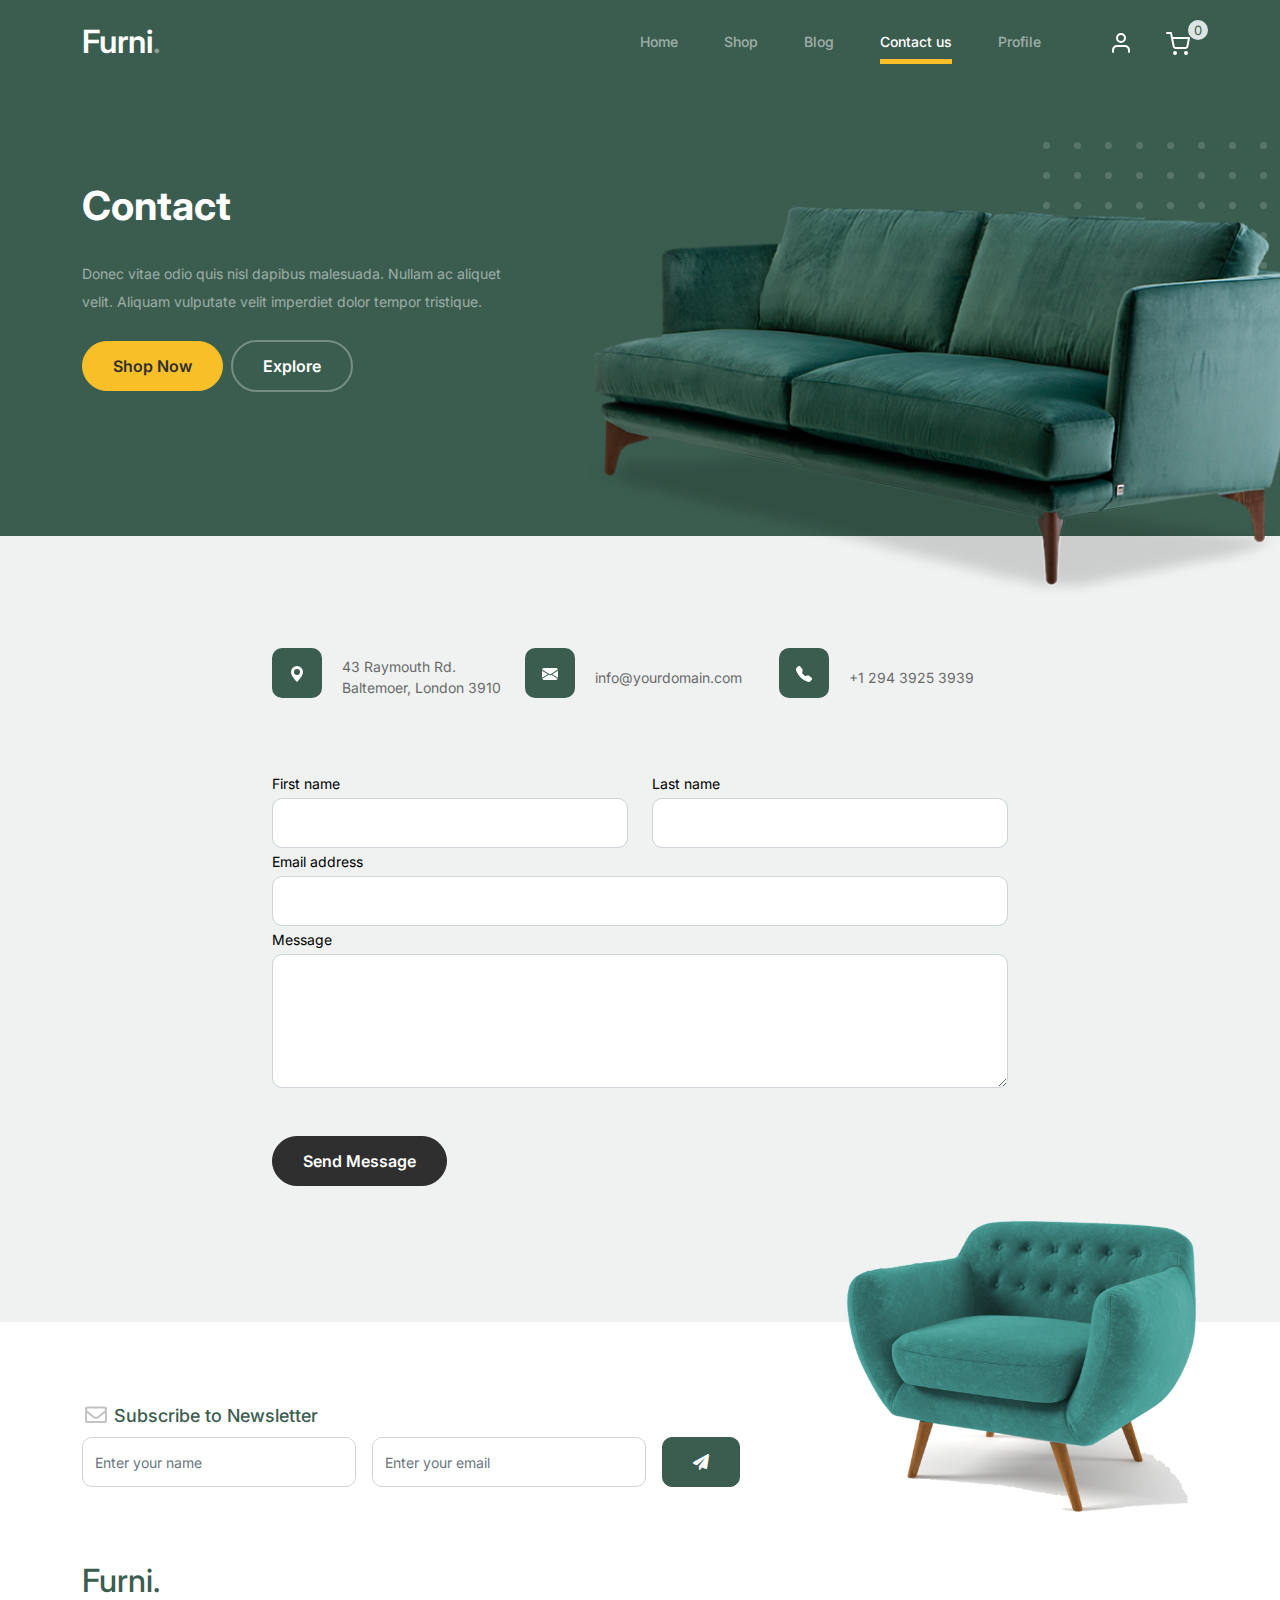
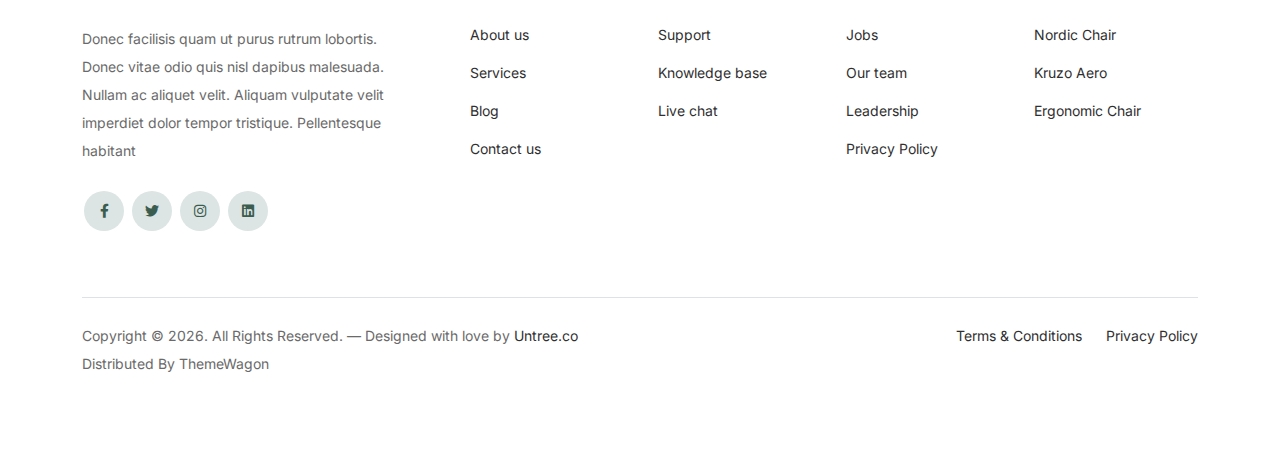
<file: contact.html>
<!-- /*
* Bootstrap 5
* Template Name: Furni
* Template Author: Untree.co
* Template URI: https://untree.co/
* License: https://creativecommons.org/licenses/by/3.0/
*/ -->
<!doctype html>
<html lang="en">

<head>
  <meta charset="utf-8">
  <meta name="viewport" content="width=device-width, initial-scale=1, shrink-to-fit=no">
  <meta name="author" content="Untree.co">
  <link rel="shortcut icon" href="favicon.png">

  <meta name="description" content="" />
  <meta name="keywords" content="bootstrap, bootstrap4" />

  <!-- Bootstrap CSS -->
  <link href="css/bootstrap.min.css" rel="stylesheet">
  <link href="https://cdnjs.cloudflare.com/ajax/libs/font-awesome/6.0.0-beta3/css/all.min.css" rel="stylesheet">
  <link href="css/tiny-slider.css" rel="stylesheet">
  <link href="css/style.css" rel="stylesheet">
  <title>Furni Free Bootstrap 5 Template for Furniture and Interior Design Websites by Untree.co </title>
</head>

<body>

  <!-- Start Header/Navigation -->
  <nav class="custom-navbar navbar navbar navbar-expand-md navbar-dark bg-dark" arial-label="Furni navigation bar">

    <div class="container">
      <a class="navbar-brand" href="index.html">Furni<span>.</span></a>

      <button class="navbar-toggler" type="button" data-bs-toggle="collapse" data-bs-target="#navbarsFurni"
        aria-controls="navbarsFurni" aria-expanded="false" aria-label="Toggle navigation">
        <span class="navbar-toggler-icon"></span>
      </button>

      <div class="collapse navbar-collapse" id="navbarsFurni">
        <ul class="custom-navbar-nav navbar-nav ms-auto mb-2 mb-md-0">
          <li class="nav-item">
            <a class="nav-link" href="index.html">Home</a>
          </li>
          <li><a class="nav-link" href="shop.html">Shop</a></li>
          <li><a class="nav-link" href="blog.html">Blog</a></li>
          <li class="active"><a class="nav-link" href="contact.html">Contact us</a></li>
          <li><a class="nav-link" href="profil.html">Profile</a></li>
        </ul>

        <ul class="custom-navbar-cta navbar-nav mb-2 mb-md-0 ms-5">
          <li>
            <button class="nav-link" data-bs-toggle="modal" data-bs-target="#exampleModal">
              <img src="images/user.svg">
            </button>
          </li>
          <a class="nav-link basket" href="cart.html">
            <img src="images/cart.svg">
            <div class="basket-product-count">0</div>
          </a>
        </ul>
      </div>
    </div>

  </nav>
  <!-- End Header/Navigation -->

  <!-- Start Hero Section -->
  <div class="hero">
    <div class="container">
      <div class="row justify-content-between">
        <div class="col-lg-5">
          <div class="intro-excerpt">
            <h1>Contact</h1>
            <p class="mb-4">Donec vitae odio quis nisl dapibus malesuada. Nullam ac aliquet velit. Aliquam vulputate
              velit imperdiet dolor tempor tristique.</p>
            <p><a href="shop.html" class="btn btn-secondary me-2">Shop Now</a><a href="#"
                class="btn btn-white-outline">Explore</a></p>
          </div>
        </div>
        <div class="col-lg-7">
          <div class="hero-img-wrap">
            <img src="images/couch.png" class="img-fluid">
          </div>
        </div>
      </div>
    </div>
  </div>
  <!-- End Hero Section -->


  <!-- Start Contact Form -->
  <div class="untree_co-section">
    <div class="container">

      <div class="block">
        <div class="row justify-content-center">


          <div class="col-md-8 col-lg-8 pb-4">


            <div class="row mb-5">
              <div class="col-lg-4">
                <div class="service no-shadow align-items-center link horizontal d-flex active" data-aos="fade-left"
                  data-aos-delay="0">
                  <div class="service-icon color-1 mb-4">
                    <svg xmlns="http://www.w3.org/2000/svg" width="16" height="16" fill="currentColor"
                      class="bi bi-geo-alt-fill" viewBox="0 0 16 16">
                      <path d="M8 16s6-5.686 6-10A6 6 0 0 0 2 6c0 4.314 6 10 6 10zm0-7a3 3 0 1 1 0-6 3 3 0 0 1 0 6z" />
                    </svg>
                  </div> <!-- /.icon -->
                  <div class="service-contents">
                    <p>43 Raymouth Rd. Baltemoer, London 3910</p>
                  </div> <!-- /.service-contents-->
                </div> <!-- /.service -->
              </div>

              <div class="col-lg-4">
                <div class="service no-shadow align-items-center link horizontal d-flex active" data-aos="fade-left"
                  data-aos-delay="0">
                  <div class="service-icon color-1 mb-4">
                    <svg xmlns="http://www.w3.org/2000/svg" width="16" height="16" fill="currentColor"
                      class="bi bi-envelope-fill" viewBox="0 0 16 16">
                      <path
                        d="M.05 3.555A2 2 0 0 1 2 2h12a2 2 0 0 1 1.95 1.555L8 8.414.05 3.555zM0 4.697v7.104l5.803-3.558L0 4.697zM6.761 8.83l-6.57 4.027A2 2 0 0 0 2 14h12a2 2 0 0 0 1.808-1.144l-6.57-4.027L8 9.586l-1.239-.757zm3.436-.586L16 11.801V4.697l-5.803 3.546z" />
                    </svg>
                  </div> <!-- /.icon -->
                  <div class="service-contents">
                    <p>info@yourdomain.com</p>
                  </div> <!-- /.service-contents-->
                </div> <!-- /.service -->
              </div>

              <div class="col-lg-4">
                <div class="service no-shadow align-items-center link horizontal d-flex active" data-aos="fade-left"
                  data-aos-delay="0">
                  <div class="service-icon color-1 mb-4">
                    <svg xmlns="http://www.w3.org/2000/svg" width="16" height="16" fill="currentColor"
                      class="bi bi-telephone-fill" viewBox="0 0 16 16">
                      <path fill-rule="evenodd"
                        d="M1.885.511a1.745 1.745 0 0 1 2.61.163L6.29 2.98c.329.423.445.974.315 1.494l-.547 2.19a.678.678 0 0 0 .178.643l2.457 2.457a.678.678 0 0 0 .644.178l2.189-.547a1.745 1.745 0 0 1 1.494.315l2.306 1.794c.829.645.905 1.87.163 2.611l-1.034 1.034c-.74.74-1.846 1.065-2.877.702a18.634 18.634 0 0 1-7.01-4.42 18.634 18.634 0 0 1-4.42-7.009c-.362-1.03-.037-2.137.703-2.877L1.885.511z" />
                    </svg>
                  </div> <!-- /.icon -->
                  <div class="service-contents">
                    <p>+1 294 3925 3939</p>
                  </div> <!-- /.service-contents-->
                </div> <!-- /.service -->
              </div>
            </div>

            <form>
              <div class="row">
                <div class="col-6">
                  <div class="form-group">
                    <label class="text-black" for="fname">First name</label>
                    <input type="text" class="form-control" id="fname">
                  </div>
                </div>
                <div class="col-6">
                  <div class="form-group">
                    <label class="text-black" for="lname">Last name</label>
                    <input type="text" class="form-control" id="lname">
                  </div>
                </div>
              </div>
              <div class="form-group">
                <label class="text-black" for="email">Email address</label>
                <input type="email" class="form-control" id="email">
              </div>

              <div class="form-group mb-5">
                <label class="text-black" for="message">Message</label>
                <textarea name="" class="form-control" id="message" cols="30" rows="5"></textarea>
              </div>

              <button type="submit" class="btn btn-primary-hover-outline">Send Message</button>
            </form>

          </div>

        </div>

      </div>

    </div>


  </div>
  </div>

  <!-- End Contact Form -->



  <!-- Start Footer Section -->
  <footer class="footer-section">
    <div class="container relative">

      <div class="sofa-img">
        <img src="images/sofa.png" alt="Image" class="img-fluid">
      </div>

      <div class="row">
        <div class="col-lg-8">
          <div class="subscription-form">
            <h3 class="d-flex align-items-center"><span class="me-1"><img src="images/envelope-outline.svg" alt="Image"
                  class="img-fluid"></span><span>Subscribe to Newsletter</span></h3>

            <form action="#" class="row g-3">
              <div class="col-auto">
                <input type="text" class="form-control" placeholder="Enter your name">
              </div>
              <div class="col-auto">
                <input type="email" class="form-control" placeholder="Enter your email">
              </div>
              <div class="col-auto">
                <button class="btn btn-primary">
                  <span class="fa fa-paper-plane"></span>
                </button>
              </div>
            </form>

          </div>
        </div>
      </div>

      <div class="row g-5 mb-5">
        <div class="col-lg-4">
          <div class="mb-4 footer-logo-wrap"><a href="#" class="footer-logo">Furni<span>.</span></a></div>
          <p class="mb-4">Donec facilisis quam ut purus rutrum lobortis. Donec vitae odio quis nisl dapibus malesuada.
            Nullam ac aliquet velit. Aliquam vulputate velit imperdiet dolor tempor tristique. Pellentesque habitant</p>

          <ul class="list-unstyled custom-social">
            <li><a href="#"><span class="fa fa-brands fa-facebook-f"></span></a></li>
            <li><a href="#"><span class="fa fa-brands fa-twitter"></span></a></li>
            <li><a href="#"><span class="fa fa-brands fa-instagram"></span></a></li>
            <li><a href="#"><span class="fa fa-brands fa-linkedin"></span></a></li>
          </ul>
        </div>

        <div class="col-lg-8">
          <div class="row links-wrap">
            <div class="col-6 col-sm-6 col-md-3">
              <ul class="list-unstyled">
                <li><a href="#">About us</a></li>
                <li><a href="#">Services</a></li>
                <li><a href="#">Blog</a></li>
                <li><a href="#">Contact us</a></li>
              </ul>
            </div>

            <div class="col-6 col-sm-6 col-md-3">
              <ul class="list-unstyled">
                <li><a href="#">Support</a></li>
                <li><a href="#">Knowledge base</a></li>
                <li><a href="#">Live chat</a></li>
              </ul>
            </div>

            <div class="col-6 col-sm-6 col-md-3">
              <ul class="list-unstyled">
                <li><a href="#">Jobs</a></li>
                <li><a href="#">Our team</a></li>
                <li><a href="#">Leadership</a></li>
                <li><a href="#">Privacy Policy</a></li>
              </ul>
            </div>

            <div class="col-6 col-sm-6 col-md-3">
              <ul class="list-unstyled">
                <li><a href="#">Nordic Chair</a></li>
                <li><a href="#">Kruzo Aero</a></li>
                <li><a href="#">Ergonomic Chair</a></li>
              </ul>
            </div>
          </div>
        </div>

      </div>

      <div class="border-top copyright">
        <div class="row pt-4">
          <div class="col-lg-6">
            <p class="mb-2 text-center text-lg-start">Copyright &copy;
              <script>document.write(new Date().getFullYear());</script>. All Rights Reserved. &mdash; Designed with
              love by <a href="https://untree.co">Untree.co</a> Distributed By <a
                hreff="https://themewagon.com">ThemeWagon</a> <!-- License information: https://untree.co/license/ -->
            </p>
          </div>

          <div class="col-lg-6 text-center text-lg-end">
            <ul class="list-unstyled d-inline-flex ms-auto">
              <li class="me-4"><a href="#">Terms &amp; Conditions</a></li>
              <li><a href="#">Privacy Policy</a></li>
            </ul>
          </div>

        </div>
      </div>

    </div>
  </footer>
  <!-- End Footer Section -->

  <!-- Modal -->
  <div class="modal fade" id="exampleModal" tabindex="-1" aria-labelledby="exampleModalLabel" aria-hidden="true">
    <div class="modal-dialog modal-dialog-centered">
      <div class="modal-content">
        <div class="modal-header">
          <h1 class="modal-title fs-5" id="exampleModalLabel">Login</h1>
          <button type="button" class="btn-close" data-bs-dismiss="modal" aria-label="Close"></button>
        </div>
        <div class="modal-body">
          <form>
            <div class="form-group">
              <label class="text-black" for="fname">Name</label>
              <input type="text" class="form-control" id="fname">
            </div>
            <div class="form-group mt-2">
              <label class="text-black" for="email">Email address</label>
              <input type="email" class="form-control" id="email">
            </div>
            <button type="submit" class="btn mt-4 btn-primary-hover-outline">Send</button>
          </form>
        </div>
      </div>
    </div>
  </div>

  <script src="js/bootstrap.bundle.min.js"></script>
  <script src="js/tiny-slider.js"></script>
  <script src="js/custom.js"></script>
</body>

</html>
</file>
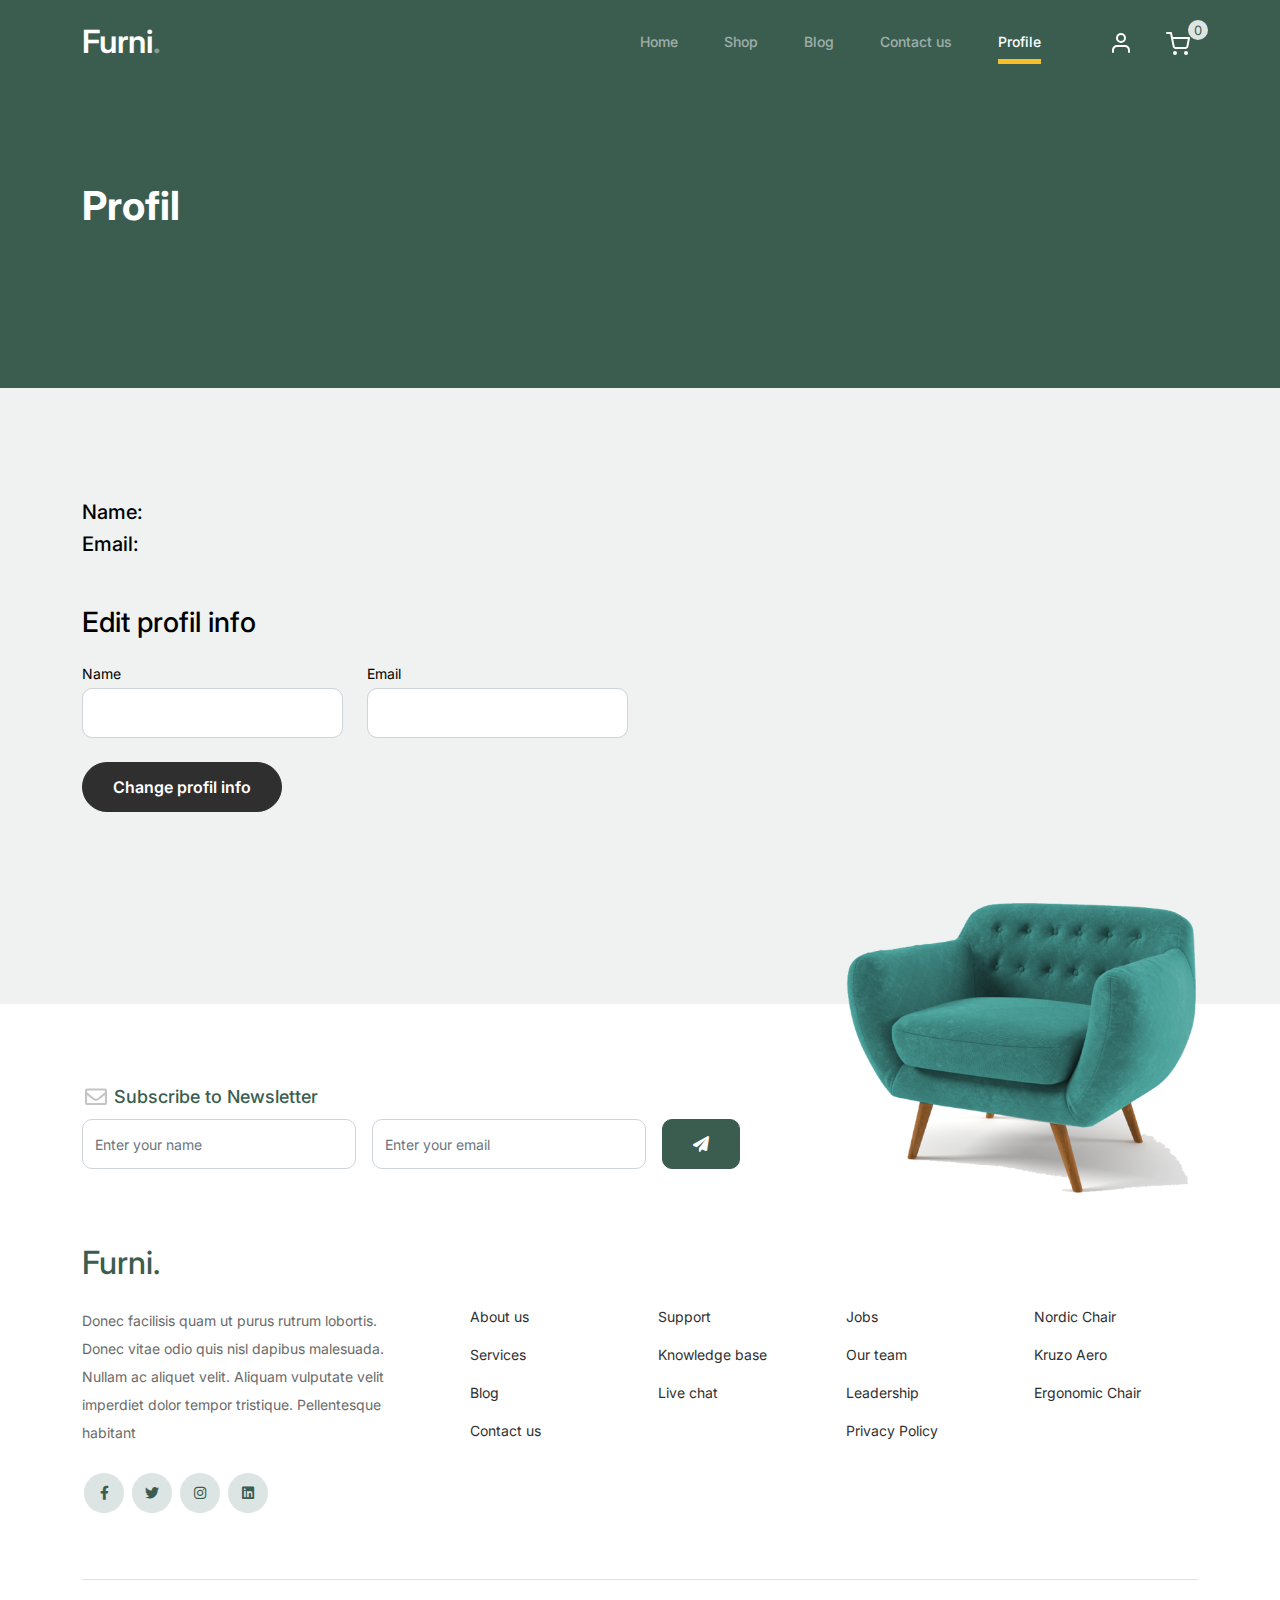
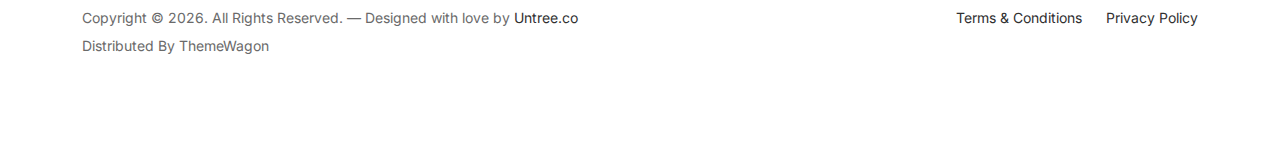
<file: profil.html>
<!-- /*
* Bootstrap 5
* Template Name: Furni
* Template Author: Untree.co
* Template URI: https://untree.co/
* License: https://creativecommons.org/licenses/by/3.0/
*/ -->
<!doctype html>
<html lang="en">

<head>
  <meta charset="utf-8">
  <meta name="viewport" content="width=device-width, initial-scale=1, shrink-to-fit=no">
  <meta name="author" content="Untree.co">
  <link rel="shortcut icon" href="favicon.png">

  <meta name="description" content="" />
  <meta name="keywords" content="bootstrap, bootstrap4" />

  <!-- Bootstrap CSS -->
  <link href="css/bootstrap.min.css" rel="stylesheet">
  <link href="https://cdnjs.cloudflare.com/ajax/libs/font-awesome/6.0.0-beta3/css/all.min.css" rel="stylesheet">
  <link href="css/tiny-slider.css" rel="stylesheet">
  <link href="css/style.css" rel="stylesheet">
  <title>Furni Free Bootstrap 5 Template for Furniture and Interior Design Websites by Untree.co </title>
</head>

<body>

  <!-- Start Header/Navigation -->
  <nav class="custom-navbar navbar navbar navbar-expand-md navbar-dark bg-dark" arial-label="Furni navigation bar">

    <div class="container">
      <a class="navbar-brand" href="index.html">Furni<span>.</span></a>

      <button class="navbar-toggler" type="button" data-bs-toggle="collapse" data-bs-target="#navbarsFurni"
        aria-controls="navbarsFurni" aria-expanded="false" aria-label="Toggle navigation">
        <span class="navbar-toggler-icon"></span>
      </button>

      <div class="collapse navbar-collapse" id="navbarsFurni">
        <ul class="custom-navbar-nav navbar-nav ms-auto mb-2 mb-md-0">
          <li class="nav-item ">
            <a class="nav-link" href="index.html">Home</a>
          </li>
          <li><a class="nav-link" href="shop.html">Shop</a></li>
          <li><a class="nav-link" href="blog.html">Blog</a></li>
          <li><a class="nav-link" href="contact.html">Contact us</a></li>
          <li class="active"><a class="nav-link" href="profil.html">Profile</a></li>
        </ul>

        <ul class="custom-navbar-cta navbar-nav mb-2 mb-md-0 ms-5">
          <li>
            <button class="nav-link" data-bs-toggle="modal" data-bs-target="#exampleModal">
              <img src="images/user.svg">
            </button>
          </li>
          <li>
            <a class="nav-link basket" href="cart.html">
              <img src="images/cart.svg">
              <div class="basket-product-count">0</div>
            </a>
          </li>
        </ul>
      </div>
    </div>

  </nav>
  <!-- End Header/Navigation -->

  <!-- Start Hero Section -->
  <div class="hero">
    <div class="container">
      <div class="row justify-content-between">
        <div class="col-lg-5">
          <div class="intro-excerpt">
            <h1>Profil</h1>
          </div>
        </div>
        <div class="col-lg-7">

        </div>
      </div>
    </div>
  </div>
  <!-- End Hero Section -->



  <div class="untree_co-section before-footer-section">
    <div class="container">

      <div>
        <h5 class="text-black">Name: <span class="user-name"></span></h5>
        <h5 class="text-black">Email: <span class="user-email"></span></h5>
      </div>
      <h3 class="text-black" style="margin: 50px 0 20px 0;">Edit profil info</h3>
      <div class="row mb-4">
        <div class="col-3">
          <div class="form-group">
            <label class="text-black" for="fname1">Name</label>
            <input type="text" class="form-control" id="fname1">
          </div>
        </div>
        <div class="col-3">
          <div class="form-group">
            <label class="text-black" for="fname2">Email</label>
            <input type="text" class="form-control" id="fname2">
          </div>
        </div>
      </div>
      <button type="submit" class="btn btn-primary-hover-outline" id="editprofilebtn">Change profil info</button>
    </div>
  </div>


  <!-- Start Footer Section -->
  <footer class="footer-section">
    <div class="container relative">

      <div class="sofa-img">
        <img src="images/sofa.png" alt="Image" class="img-fluid">
      </div>

      <div class="row">
        <div class="col-lg-8">
          <div class="subscription-form">
            <h3 class="d-flex align-items-center"><span class="me-1"><img src="images/envelope-outline.svg" alt="Image"
                  class="img-fluid"></span><span>Subscribe to Newsletter</span></h3>

            <form action="#" class="row g-3">
              <div class="col-auto">
                <input type="text" class="form-control" placeholder="Enter your name">
              </div>
              <div class="col-auto">
                <input type="email" class="form-control" placeholder="Enter your email">
              </div>
              <div class="col-auto">
                <button class="btn btn-primary">
                  <span class="fa fa-paper-plane"></span>
                </button>
              </div>
            </form>

          </div>
        </div>
      </div>

      <div class="row g-5 mb-5">
        <div class="col-lg-4">
          <div class="mb-4 footer-logo-wrap"><a href="#" class="footer-logo">Furni<span>.</span></a></div>
          <p class="mb-4">Donec facilisis quam ut purus rutrum lobortis. Donec vitae odio quis nisl dapibus malesuada.
            Nullam ac aliquet velit. Aliquam vulputate velit imperdiet dolor tempor tristique. Pellentesque habitant</p>

          <ul class="list-unstyled custom-social">
            <li><a href="#"><span class="fa fa-brands fa-facebook-f"></span></a></li>
            <li><a href="#"><span class="fa fa-brands fa-twitter"></span></a></li>
            <li><a href="#"><span class="fa fa-brands fa-instagram"></span></a></li>
            <li><a href="#"><span class="fa fa-brands fa-linkedin"></span></a></li>
          </ul>
        </div>

        <div class="col-lg-8">
          <div class="row links-wrap">
            <div class="col-6 col-sm-6 col-md-3">
              <ul class="list-unstyled">
                <li><a href="#">About us</a></li>
                <li><a href="#">Services</a></li>
                <li><a href="#">Blog</a></li>
                <li><a href="#">Contact us</a></li>
              </ul>
            </div>

            <div class="col-6 col-sm-6 col-md-3">
              <ul class="list-unstyled">
                <li><a href="#">Support</a></li>
                <li><a href="#">Knowledge base</a></li>
                <li><a href="#">Live chat</a></li>
              </ul>
            </div>

            <div class="col-6 col-sm-6 col-md-3">
              <ul class="list-unstyled">
                <li><a href="#">Jobs</a></li>
                <li><a href="#">Our team</a></li>
                <li><a href="#">Leadership</a></li>
                <li><a href="#">Privacy Policy</a></li>
              </ul>
            </div>

            <div class="col-6 col-sm-6 col-md-3">
              <ul class="list-unstyled">
                <li><a href="#">Nordic Chair</a></li>
                <li><a href="#">Kruzo Aero</a></li>
                <li><a href="#">Ergonomic Chair</a></li>
              </ul>
            </div>
          </div>
        </div>

      </div>

      <div class="border-top copyright">
        <div class="row pt-4">
          <div class="col-lg-6">
            <p class="mb-2 text-center text-lg-start">Copyright &copy;
              <script>document.write(new Date().getFullYear());</script>. All Rights Reserved. &mdash; Designed with
              love by <a href="https://untree.co">Untree.co</a> Distributed By <a
                hreff="https://themewagon.com">ThemeWagon</a> <!-- License information: https://untree.co/license/ -->
            </p>
          </div>

          <div class="col-lg-6 text-center text-lg-end">
            <ul class="list-unstyled d-inline-flex ms-auto">
              <li class="me-4"><a href="#">Terms &amp; Conditions</a></li>
              <li><a href="#">Privacy Policy</a></li>
            </ul>
          </div>

        </div>
      </div>

    </div>
  </footer>
  <!-- End Footer Section -->

  <!-- Modal -->
  <div class="modal fade" id="exampleModal" tabindex="-1" aria-labelledby="exampleModalLabel" aria-hidden="true">
    <div class="modal-dialog modal-dialog-centered">
      <div class="modal-content">
        <div class="modal-header">
          <h1 class="modal-title fs-5" id="exampleModalLabel">Login</h1>
          <button type="button" class="btn-close" data-bs-dismiss="modal" aria-label="Close"></button>
        </div>
        <div class="modal-body">
          <form class="modal-form">
            <div class="form-group">
              <label class="text-black" for="fnamemodal">Name</label>
              <input type="text" class="form-control" id="fnamemodal">
            </div>
            <div class="form-group mt-2">
              <label class="text-black" for="email">Email address</label>
              <input type="email" class="form-control" id="email">
            </div>
            <button type="submit" class="btn mt-4 btn-primary-hover-outline btn-close">Send</button>
          </form>
        </div>
      </div>
    </div>
  </div>


  <script src="js/bootstrap.bundle.min.js"></script>
  <script src="js/tiny-slider.js"></script>
  <script src="js/custom.js"></script>
</body>

</html>
</file>
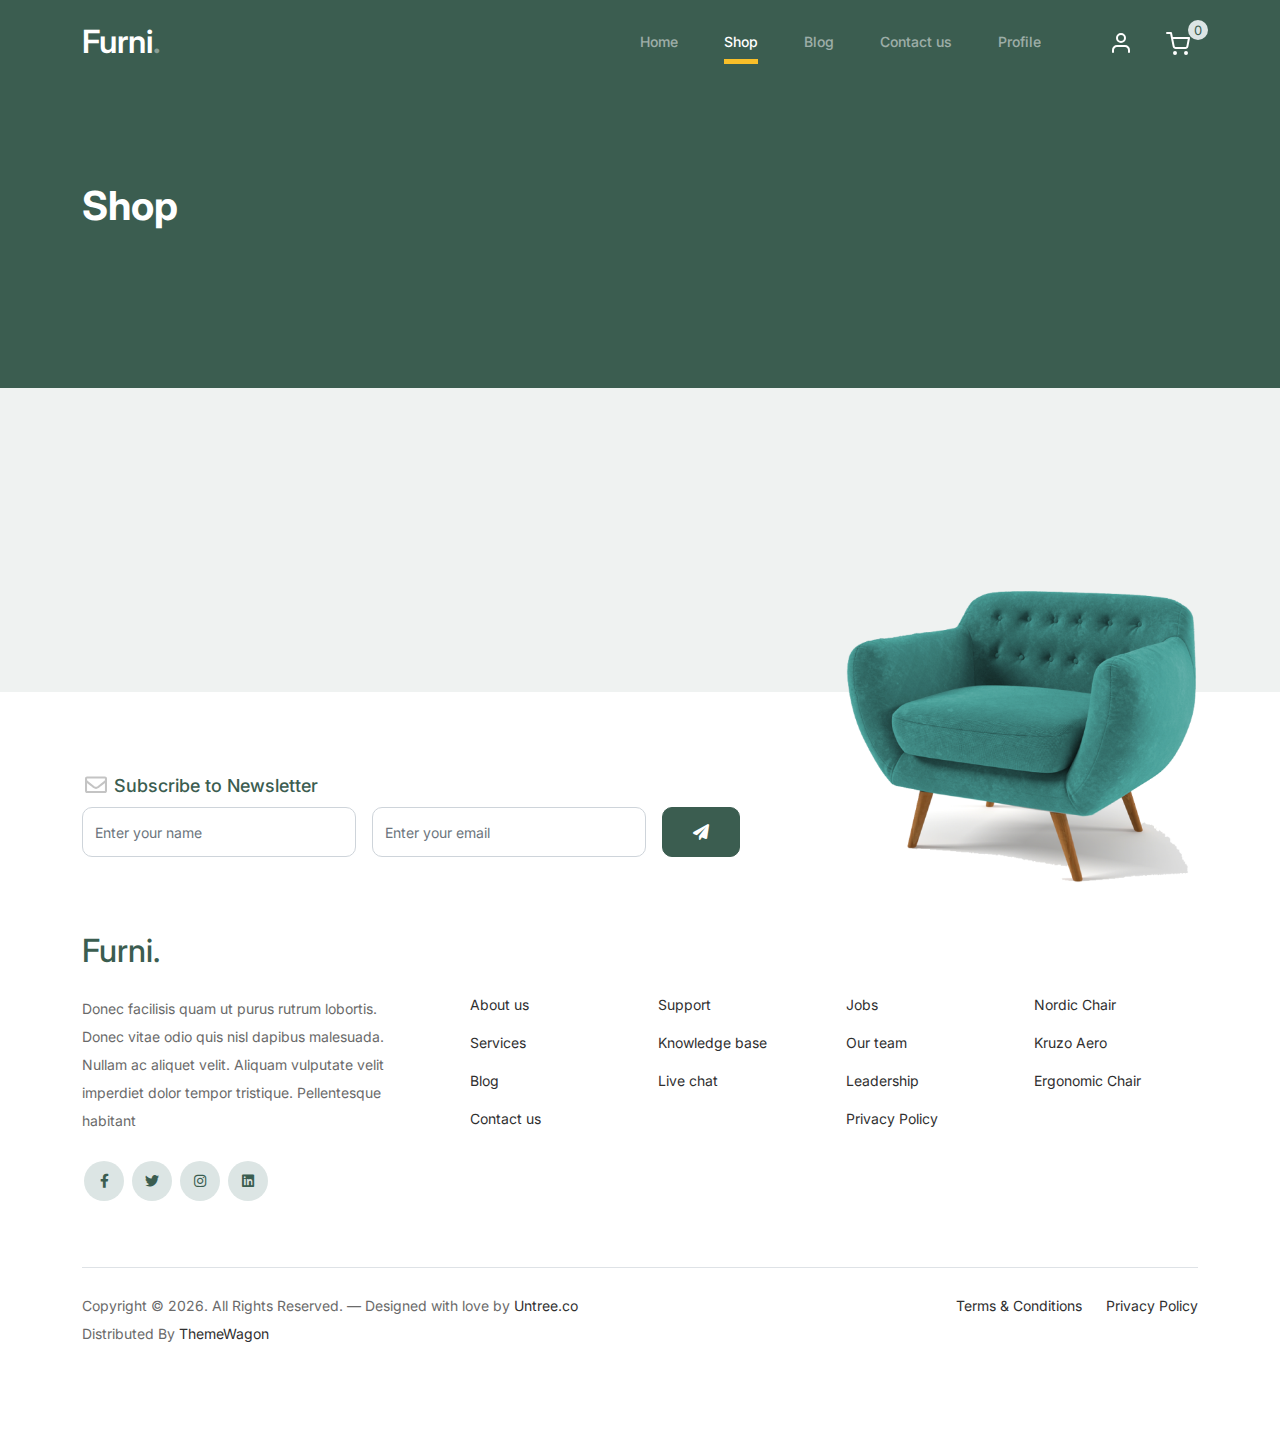
<file: shop.html>
<!-- /*
* Bootstrap 5
* Template Name: Furni
* Template Author: Untree.co
* Template URI: https://untree.co/
* License: https://creativecommons.org/licenses/by/3.0/
*/ -->
<!doctype html>
<html lang="en">

<head>
  <meta charset="utf-8">
  <meta name="viewport" content="width=device-width, initial-scale=1, shrink-to-fit=no">
  <meta name="author" content="Untree.co">
  <link rel="shortcut icon" href="favicon.png">

  <meta name="description" content="" />
  <meta name="keywords" content="bootstrap, bootstrap4" />

  <!-- Bootstrap CSS -->
  <link href="css/bootstrap.min.css" rel="stylesheet">
  <link href="https://cdnjs.cloudflare.com/ajax/libs/font-awesome/6.0.0-beta3/css/all.min.css" rel="stylesheet">
  <link href="css/tiny-slider.css" rel="stylesheet">
  <link href="css/style.css" rel="stylesheet">
  <title>Furni Free Bootstrap 5 Template for Furniture and Interior Design Websites by Untree.co </title>
</head>

<body>

  <!-- Start Header/Navigation -->
  <nav class="custom-navbar navbar navbar navbar-expand-md navbar-dark bg-dark" arial-label="Furni navigation bar">

    <div class="container">
      <a class="navbar-brand" href="index.html">Furni<span>.</span></a>

      <button class="navbar-toggler" type="button" data-bs-toggle="collapse" data-bs-target="#navbarsFurni"
        aria-controls="navbarsFurni" aria-expanded="false" aria-label="Toggle navigation">
        <span class="navbar-toggler-icon"></span>
      </button>

      <div class="collapse navbar-collapse" id="navbarsFurni">
        <ul class="custom-navbar-nav navbar-nav ms-auto mb-2 mb-md-0">
          <li class="nav-item">
            <a class="nav-link" href="index.html">Home</a>
          </li>
          <li class="active"><a class="nav-link" href="shop.html">Shop</a></li>
          <li><a class="nav-link" href="blog.html">Blog</a></li>
          <li><a class="nav-link" href="contact.html">Contact us</a></li>
          <li><a class="nav-link" href="profil.html">Profile</a></li>
        </ul>

        <ul class="custom-navbar-cta navbar-nav mb-2 mb-md-0 ms-5">
          <li>
            <button class="nav-link" data-bs-toggle="modal" data-bs-target="#exampleModal">
              <img src="images/user.svg">
            </button>
          </li>
          <a class="nav-link basket" href="cart.html">
            <img src="images/cart.svg">
            <div class="basket-product-count">0</div>
          </a>
        </ul>
      </div>
    </div>

  </nav>
  <!-- End Header/Navigation -->

  <!-- Start Hero Section -->
  <div class="hero">
    <div class="container">
      <div class="row justify-content-between">
        <div class="col-lg-5">
          <div class="intro-excerpt">
            <h1>Shop</h1>
          </div>
        </div>
        <div class="col-lg-7">

        </div>
      </div>
    </div>
  </div>
  <!-- End Hero Section -->



  <div class="untree_co-section product-section before-footer-section">
    <div class="container">
      <div class="row products-box">

        <!-- Start Column 1 -->
        <!-- <div class="col-12 col-md-4 col-lg-3 mb-5">
          <div class="product-item">
            <img src="images/product-3.png" class="img-fluid product-thumbnail">
            <h3 class="product-title">Nordic Chair</h3>
            <strong class="product-price">$50.00</strong>
            <button class="icon-cross add-product-btn">
              <img src="images/cross.svg" class="img-fluid">
            </button>
          </div>
        </div> -->
        <!-- End Column 1 -->

      </div>
    </div>
  </div>


  <!-- Start Footer Section -->
  <footer class="footer-section">
    <div class="container relative">

      <div class="sofa-img">
        <img src="images/sofa.png" alt="Image" class="img-fluid">
      </div>

      <div class="row">
        <div class="col-lg-8">
          <div class="subscription-form">
            <h3 class="d-flex align-items-center"><span class="me-1"><img src="images/envelope-outline.svg" alt="Image"
                  class="img-fluid"></span><span>Subscribe to Newsletter</span></h3>

            <form action="#" class="row g-3">
              <div class="col-auto">
                <input type="text" class="form-control" placeholder="Enter your name">
              </div>
              <div class="col-auto">
                <input type="email" class="form-control" placeholder="Enter your email">
              </div>
              <div class="col-auto">
                <button class="btn btn-primary">
                  <span class="fa fa-paper-plane"></span>
                </button>
              </div>
            </form>

          </div>
        </div>
      </div>

      <div class="row g-5 mb-5">
        <div class="col-lg-4">
          <div class="mb-4 footer-logo-wrap"><a href="#" class="footer-logo">Furni<span>.</span></a></div>
          <p class="mb-4">Donec facilisis quam ut purus rutrum lobortis. Donec vitae odio quis nisl dapibus malesuada.
            Nullam ac aliquet velit. Aliquam vulputate velit imperdiet dolor tempor tristique. Pellentesque habitant</p>

          <ul class="list-unstyled custom-social">
            <li><a href="#"><span class="fa fa-brands fa-facebook-f"></span></a></li>
            <li><a href="#"><span class="fa fa-brands fa-twitter"></span></a></li>
            <li><a href="#"><span class="fa fa-brands fa-instagram"></span></a></li>
            <li><a href="#"><span class="fa fa-brands fa-linkedin"></span></a></li>
          </ul>
        </div>

        <div class="col-lg-8">
          <div class="row links-wrap">
            <div class="col-6 col-sm-6 col-md-3">
              <ul class="list-unstyled">
                <li><a href="#">About us</a></li>
                <li><a href="#">Services</a></li>
                <li><a href="#">Blog</a></li>
                <li><a href="#">Contact us</a></li>
              </ul>
            </div>

            <div class="col-6 col-sm-6 col-md-3">
              <ul class="list-unstyled">
                <li><a href="#">Support</a></li>
                <li><a href="#">Knowledge base</a></li>
                <li><a href="#">Live chat</a></li>
              </ul>
            </div>

            <div class="col-6 col-sm-6 col-md-3">
              <ul class="list-unstyled">
                <li><a href="#">Jobs</a></li>
                <li><a href="#">Our team</a></li>
                <li><a href="#">Leadership</a></li>
                <li><a href="#">Privacy Policy</a></li>
              </ul>
            </div>

            <div class="col-6 col-sm-6 col-md-3">
              <ul class="list-unstyled">
                <li><a href="#">Nordic Chair</a></li>
                <li><a href="#">Kruzo Aero</a></li>
                <li><a href="#">Ergonomic Chair</a></li>
              </ul>
            </div>
          </div>
        </div>

      </div>

      <div class="border-top copyright">
        <div class="row pt-4">
          <div class="col-lg-6">
            <p class="mb-2 text-center text-lg-start">Copyright &copy;
              <script>document.write(new Date().getFullYear());</script>. All Rights Reserved. &mdash; Designed with
              love by <a href="https://untree.co">Untree.co</a> Distributed By <a
                href="https://themewagon.com">ThemeWagon</a> <!-- License information: https://untree.co/license/ -->
            </p>
          </div>

          <div class="col-lg-6 text-center text-lg-end">
            <ul class="list-unstyled d-inline-flex ms-auto">
              <li class="me-4"><a href="#">Terms &amp; Conditions</a></li>
              <li><a href="#">Privacy Policy</a></li>
            </ul>
          </div>

        </div>
      </div>

    </div>
  </footer>
  <!-- End Footer Section -->

  <!-- Modal -->
  <div class="modal fade" id="exampleModal" tabindex="-1" aria-labelledby="exampleModalLabel" aria-hidden="true">
    <div class="modal-dialog modal-dialog-centered">
      <div class="modal-content">
        <div class="modal-header">
          <h1 class="modal-title fs-5" id="exampleModalLabel">Login</h1>
          <button type="button" class="btn-close" data-bs-dismiss="modal" aria-label="Close"></button>
        </div>
        <div class="modal-body">
          <form>
            <div class="form-group">
              <label class="text-black" for="fname">Name</label>
              <input type="text" class="form-control" id="fname">
            </div>
            <div class="form-group mt-2">
              <label class="text-black" for="email">Email address</label>
              <input type="email" class="form-control" id="email">
            </div>
            <button type="submit" class="btn mt-4 btn-primary-hover-outline">Send</button>
          </form>
        </div>
      </div>
    </div>
  </div>

  <script src="js/bootstrap.bundle.min.js"></script>
  <script src="js/tiny-slider.js"></script>
  <script src="js/custom.js"></script>
</body>

</html>
</file>
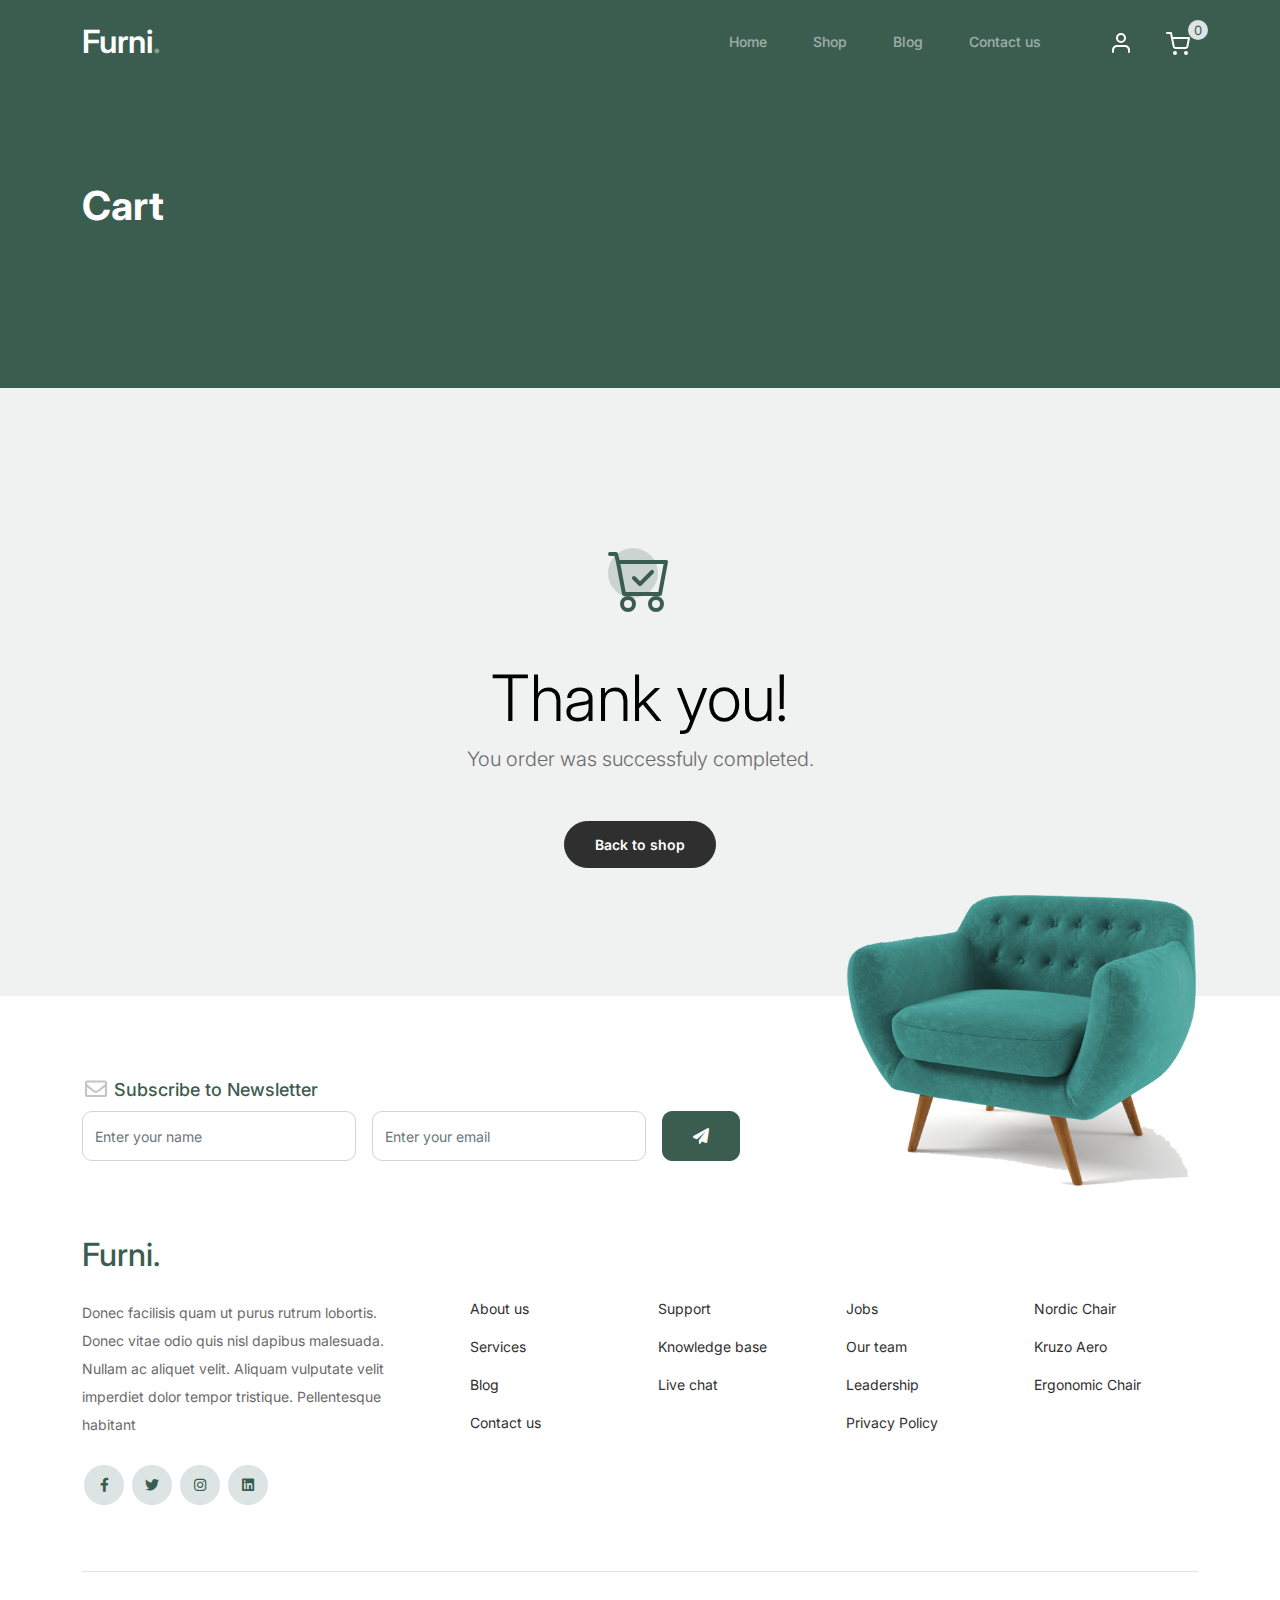
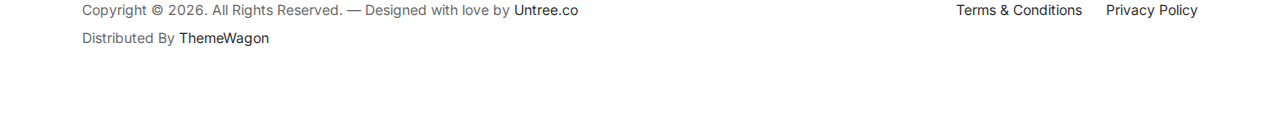
<file: thankyou.html>
<!-- /*
* Bootstrap 5
* Template Name: Furni
* Template Author: Untree.co
* Template URI: https://untree.co/
* License: https://creativecommons.org/licenses/by/3.0/
*/ -->
<!doctype html>
<html lang="en">

<head>
  <meta charset="utf-8">
  <meta name="viewport" content="width=device-width, initial-scale=1, shrink-to-fit=no">
  <meta name="author" content="Untree.co">
  <link rel="shortcut icon" href="favicon.png">

  <meta name="description" content="" />
  <meta name="keywords" content="bootstrap, bootstrap4" />

  <!-- Bootstrap CSS -->
  <link href="css/bootstrap.min.css" rel="stylesheet">
  <link href="https://cdnjs.cloudflare.com/ajax/libs/font-awesome/6.0.0-beta3/css/all.min.css" rel="stylesheet">
  <link href="css/tiny-slider.css" rel="stylesheet">
  <link href="css/style.css" rel="stylesheet">
  <title>Furni Free Bootstrap 5 Template for Furniture and Interior Design Websites by Untree.co </title>
</head>

<body>

  <!-- Start Header/Navigation -->
  <nav class="custom-navbar navbar navbar navbar-expand-md navbar-dark bg-dark" arial-label="Furni navigation bar">

    <div class="container">
      <a class="navbar-brand" href="index.html">Furni<span>.</span></a>

      <button class="navbar-toggler" type="button" data-bs-toggle="collapse" data-bs-target="#navbarsFurni"
        aria-controls="navbarsFurni" aria-expanded="false" aria-label="Toggle navigation">
        <span class="navbar-toggler-icon"></span>
      </button>

      <div class="collapse navbar-collapse" id="navbarsFurni">
        <ul class="custom-navbar-nav navbar-nav ms-auto mb-2 mb-md-0">
          <li class="nav-item ">
            <a class="nav-link" href="index.html">Home</a>
          </li>
          <li><a class="nav-link" href="shop.html">Shop</a></li>


          <li><a class="nav-link" href="blog.html">Blog</a></li>
          <li><a class="nav-link" href="contact.html">Contact us</a></li>
        </ul>

        <ul class="custom-navbar-cta navbar-nav mb-2 mb-md-0 ms-5">
          <li><a class="nav-link" href="profil.html"><img src="images/user.svg"></a></li>
          <a class="nav-link basket" href="cart.html">
            <img src="images/cart.svg">
            <div class="basket-product-count">0</div>
          </a>
        </ul>
      </div>
    </div>

  </nav>
  <!-- End Header/Navigation -->

  <!-- Start Hero Section -->
  <div class="hero">
    <div class="container">
      <div class="row justify-content-between">
        <div class="col-lg-5">
          <div class="intro-excerpt">
            <h1>Cart</h1>
          </div>
        </div>
        <div class="col-lg-7">

        </div>
      </div>
    </div>
  </div>
  <!-- End Hero Section -->



  <div class="untree_co-section">
    <div class="container">
      <div class="row">
        <div class="col-md-12 text-center pt-5">
          <span class="display-3 thankyou-icon text-primary">
            <svg width="1em" height="1em" viewBox="0 0 16 16" class="bi bi-cart-check mb-5" fill="currentColor"
              xmlns="http://www.w3.org/2000/svg">
              <path fill-rule="evenodd"
                d="M11.354 5.646a.5.5 0 0 1 0 .708l-3 3a.5.5 0 0 1-.708 0l-1.5-1.5a.5.5 0 1 1 .708-.708L8 8.293l2.646-2.647a.5.5 0 0 1 .708 0z" />
              <path fill-rule="evenodd"
                d="M0 1.5A.5.5 0 0 1 .5 1H2a.5.5 0 0 1 .485.379L2.89 3H14.5a.5.5 0 0 1 .491.592l-1.5 8A.5.5 0 0 1 13 12H4a.5.5 0 0 1-.491-.408L2.01 3.607 1.61 2H.5a.5.5 0 0 1-.5-.5zM3.102 4l1.313 7h8.17l1.313-7H3.102zM5 12a2 2 0 1 0 0 4 2 2 0 0 0 0-4zm7 0a2 2 0 1 0 0 4 2 2 0 0 0 0-4zm-7 1a1 1 0 1 0 0 2 1 1 0 0 0 0-2zm7 0a1 1 0 1 0 0 2 1 1 0 0 0 0-2z" />
            </svg>
          </span>
          <h2 class="display-3 text-black">Thank you!</h2>
          <p class="lead mb-5">You order was successfuly completed.</p>
          <p><a href="shop.html" class="btn btn-sm btn-outline-black">Back to shop</a></p>
        </div>
      </div>
    </div>
  </div>

  <!-- Start Footer Section -->
  <footer class="footer-section">
    <div class="container relative">

      <div class="sofa-img">
        <img src="images/sofa.png" alt="Image" class="img-fluid">
      </div>

      <div class="row">
        <div class="col-lg-8">
          <div class="subscription-form">
            <h3 class="d-flex align-items-center"><span class="me-1"><img src="images/envelope-outline.svg" alt="Image"
                  class="img-fluid"></span><span>Subscribe to Newsletter</span></h3>

            <form action="#" class="row g-3">
              <div class="col-auto">
                <input type="text" class="form-control" placeholder="Enter your name">
              </div>
              <div class="col-auto">
                <input type="email" class="form-control" placeholder="Enter your email">
              </div>
              <div class="col-auto">
                <button class="btn btn-primary">
                  <span class="fa fa-paper-plane"></span>
                </button>
              </div>
            </form>

          </div>
        </div>
      </div>

      <div class="row g-5 mb-5">
        <div class="col-lg-4">
          <div class="mb-4 footer-logo-wrap"><a href="#" class="footer-logo">Furni<span>.</span></a></div>
          <p class="mb-4">Donec facilisis quam ut purus rutrum lobortis. Donec vitae odio quis nisl dapibus malesuada.
            Nullam ac aliquet velit. Aliquam vulputate velit imperdiet dolor tempor tristique. Pellentesque habitant</p>

          <ul class="list-unstyled custom-social">
            <li><a href="#"><span class="fa fa-brands fa-facebook-f"></span></a></li>
            <li><a href="#"><span class="fa fa-brands fa-twitter"></span></a></li>
            <li><a href="#"><span class="fa fa-brands fa-instagram"></span></a></li>
            <li><a href="#"><span class="fa fa-brands fa-linkedin"></span></a></li>
          </ul>
        </div>

        <div class="col-lg-8">
          <div class="row links-wrap">
            <div class="col-6 col-sm-6 col-md-3">
              <ul class="list-unstyled">
                <li><a href="#">About us</a></li>
                <li><a href="#">Services</a></li>
                <li><a href="#">Blog</a></li>
                <li><a href="#">Contact us</a></li>
              </ul>
            </div>

            <div class="col-6 col-sm-6 col-md-3">
              <ul class="list-unstyled">
                <li><a href="#">Support</a></li>
                <li><a href="#">Knowledge base</a></li>
                <li><a href="#">Live chat</a></li>
              </ul>
            </div>

            <div class="col-6 col-sm-6 col-md-3">
              <ul class="list-unstyled">
                <li><a href="#">Jobs</a></li>
                <li><a href="#">Our team</a></li>
                <li><a href="#">Leadership</a></li>
                <li><a href="#">Privacy Policy</a></li>
              </ul>
            </div>

            <div class="col-6 col-sm-6 col-md-3">
              <ul class="list-unstyled">
                <li><a href="#">Nordic Chair</a></li>
                <li><a href="#">Kruzo Aero</a></li>
                <li><a href="#">Ergonomic Chair</a></li>
              </ul>
            </div>
          </div>
        </div>

      </div>

      <div class="border-top copyright">
        <div class="row pt-4">
          <div class="col-lg-6">
            <p class="mb-2 text-center text-lg-start">Copyright &copy;
              <script>document.write(new Date().getFullYear());</script>. All Rights Reserved. &mdash; Designed with
              love by <a href="https://untree.co">Untree.co</a> Distributed By <a
                href="https://themewagon.com">ThemeWagon</a> <!-- License information: https://untree.co/license/ -->
            </p>
          </div>

          <div class="col-lg-6 text-center text-lg-end">
            <ul class="list-unstyled d-inline-flex ms-auto">
              <li class="me-4"><a href="#">Terms &amp; Conditions</a></li>
              <li><a href="#">Privacy Policy</a></li>
            </ul>
          </div>

        </div>
      </div>

    </div>
  </footer>
  <!-- End Footer Section -->


  <script src="js/bootstrap.bundle.min.js"></script>
  <script src="js/tiny-slider.js"></script>
  <script src="js/custom.js"></script>
</body>

</html>
</file>
<file: css/tiny-slider.css>
.tns-outer{padding:0 !important}.tns-outer [hidden]{display:none !important}.tns-outer [aria-controls],.tns-outer [data-action]{cursor:pointer}.tns-slider{-webkit-transition:all 0s;-moz-transition:all 0s;transition:all 0s}.tns-slider>.tns-item{-webkit-box-sizing:border-box;-moz-box-sizing:border-box;box-sizing:border-box}.tns-horizontal.tns-subpixel{white-space:nowrap}.tns-horizontal.tns-subpixel>.tns-item{display:inline-block;vertical-align:top;white-space:normal}.tns-horizontal.tns-no-subpixel:after{content:'';display:table;clear:both}.tns-horizontal.tns-no-subpixel>.tns-item{float:left}.tns-horizontal.tns-carousel.tns-no-subpixel>.tns-item{margin-right:-100%}.tns-no-calc{position:relative;left:0}.tns-gallery{position:relative;left:0;min-height:1px}.tns-gallery>.tns-item{position:absolute;left:-100%;-webkit-transition:transform 0s, opacity 0s;-moz-transition:transform 0s, opacity 0s;transition:transform 0s, opacity 0s}.tns-gallery>.tns-slide-active{position:relative;left:auto !important}.tns-gallery>.tns-moving{-webkit-transition:all 0.25s;-moz-transition:all 0.25s;transition:all 0.25s}.tns-autowidth{display:inline-block}.tns-lazy-img{-webkit-transition:opacity 0.6s;-moz-transition:opacity 0.6s;transition:opacity 0.6s;opacity:0.6}.tns-lazy-img.tns-complete{opacity:1}.tns-ah{-webkit-transition:height 0s;-moz-transition:height 0s;transition:height 0s}.tns-ovh{overflow:hidden}.tns-visually-hidden{position:absolute;left:-10000em}.tns-transparent{opacity:0;visibility:hidden}.tns-fadeIn{opacity:1;filter:alpha(opacity=100);z-index:0}.tns-normal,.tns-fadeOut{opacity:0;filter:alpha(opacity=0);z-index:-1}.tns-vpfix{white-space:nowrap}.tns-vpfix>div,.tns-vpfix>li{display:inline-block}.tns-t-subp2{margin:0 auto;width:310px;position:relative;height:10px;overflow:hidden}.tns-t-ct{width:2333.3333333%;width:-webkit-calc(100% * 70 / 3);width:-moz-calc(100% * 70 / 3);width:calc(100% * 70 / 3);position:absolute;right:0}.tns-t-ct:after{content:'';display:table;clear:both}.tns-t-ct>div{width:1.4285714%;width:-webkit-calc(100% / 70);width:-moz-calc(100% / 70);width:calc(100% / 70);height:10px;float:left}

/*# sourceMappingURL=sourcemaps/tiny-slider.css.map */
</file>
<file: css/style.css>
/*
* Template Name: UntreeStore
* Template Author: Untree.co
* Author URI: https://untree.co/
* License: https://creativecommons.org/licenses/by/3.0/
*/
@import url('https://fonts.googleapis.com/css2?family=Inter:wght@400;500;600;700;800&display=swap');
button {
  background: transparent;
  padding: 0;
  border: none;
}
body {
  overflow-x: hidden;
  position: relative;
}

body {
  font-family: 'Inter', sans-serif;
  font-weight: 400;
  line-height: 28px;
  color: #6a6a6a;
  font-size: 14px;
  background-color: #eff2f1;
}

a {
  text-decoration: none;
  -webkit-transition: 0.3s all ease;
  -o-transition: 0.3s all ease;
  transition: 0.3s all ease;
  color: #2f2f2f;
  text-decoration: underline;
}
a:hover {
  color: #2f2f2f;
  text-decoration: none;
}
a.more {
  font-weight: 600;
}

.custom-navbar {
  background: #3b5d50 !important;
  padding-top: 20px;
  padding-bottom: 20px;
}
.custom-navbar .navbar-brand {
  font-size: 32px;
  font-weight: 600;
}
.custom-navbar .navbar-brand > span {
  opacity: 0.4;
}
.custom-navbar .navbar-toggler {
  border-color: transparent;
}
.custom-navbar .navbar-toggler:active,
.custom-navbar .navbar-toggler:focus {
  -webkit-box-shadow: none;
  box-shadow: none;
  outline: none;
}
@media (min-width: 992px) {
  .custom-navbar .custom-navbar-nav li {
    margin-left: 15px;
    margin-right: 15px;
  }
}
.custom-navbar .custom-navbar-nav li a {
  font-weight: 500;
  color: #ffffff !important;
  opacity: 0.5;
  -webkit-transition: 0.3s all ease;
  -o-transition: 0.3s all ease;
  transition: 0.3s all ease;
  position: relative;
}
@media (min-width: 768px) {
  .custom-navbar .custom-navbar-nav li a:before {
    content: '';
    position: absolute;
    bottom: 0;
    left: 8px;
    right: 8px;
    background: #f9bf29;
    height: 5px;
    opacity: 1;
    visibility: visible;
    width: 0;
    -webkit-transition: 0.15s all ease-out;
    -o-transition: 0.15s all ease-out;
    transition: 0.15s all ease-out;
  }
}
.custom-navbar .custom-navbar-nav li a:hover {
  opacity: 1;
}
.custom-navbar .custom-navbar-nav li a:hover:before {
  width: calc(100% - 16px);
}
.custom-navbar .custom-navbar-nav li.active a {
  opacity: 1;
}
.custom-navbar .custom-navbar-nav li.active a:before {
  width: calc(100% - 16px);
}
.custom-navbar .custom-navbar-cta {
  margin-left: 0 !important;
  -webkit-box-orient: horizontal;
  -webkit-box-direction: normal;
  -ms-flex-direction: row;
  flex-direction: row;
}
@media (min-width: 768px) {
  .custom-navbar .custom-navbar-cta {
    margin-left: 40px !important;
  }
}
.custom-navbar .custom-navbar-cta li {
  margin-left: 0px;
  margin-right: 0px;
}
.custom-navbar .custom-navbar-cta li:first-child {
  margin-right: 20px;
}

.hero {
  background: #3b5d50;
  padding: calc(4rem - 30px) 0 0rem 0;
}
@media (min-width: 768px) {
  .hero {
    padding: calc(4rem - 30px) 0 4rem 0;
  }
}
@media (min-width: 992px) {
  .hero {
    padding: calc(8rem - 30px) 0 8rem 0;
  }
}
.hero .intro-excerpt {
  position: relative;
  z-index: 4;
}
@media (min-width: 992px) {
  .hero .intro-excerpt {
    max-width: 450px;
  }
}
.hero h1 {
  font-weight: 700;
  color: #ffffff;
  margin-bottom: 30px;
}
@media (min-width: 1400px) {
  .hero h1 {
    font-size: 54px;
  }
}
.hero p {
  color: rgba(255, 255, 255, 0.5);
  margin-botom: 30px;
}
.hero .hero-img-wrap {
  position: relative;
}
.hero .hero-img-wrap img {
  position: relative;
  top: 0px;
  right: 0px;
  z-index: 2;
  max-width: 780px;
  left: -20px;
}
@media (min-width: 768px) {
  .hero .hero-img-wrap img {
    right: 0px;
    left: -100px;
  }
}
@media (min-width: 992px) {
  .hero .hero-img-wrap img {
    left: 0px;
    top: -80px;
    position: absolute;
    right: -50px;
  }
}
@media (min-width: 1200px) {
  .hero .hero-img-wrap img {
    left: 0px;
    top: -80px;
    right: -100px;
  }
}
.hero .hero-img-wrap:after {
  content: '';
  position: absolute;
  width: 255px;
  height: 217px;
  background-image: url('../images/dots-light.svg');
  background-size: contain;
  background-repeat: no-repeat;
  right: -100px;
  top: -0px;
}
@media (min-width: 1200px) {
  .hero .hero-img-wrap:after {
    top: -40px;
  }
}

.btn {
  font-weight: 600;
  padding: 12px 30px;
  border-radius: 30px;
  color: #ffffff;
  background: #2f2f2f;
  border-color: #2f2f2f;
}
.btn:hover {
  color: #ffffff;
  background: #222222;
  border-color: #222222;
}
.btn:active,
.btn:focus {
  outline: none !important;
  -webkit-box-shadow: none;
  box-shadow: none;
}
.btn.btn-primary {
  background: #3b5d50;
  border-color: #3b5d50;
}
.btn.btn-primary:hover {
  background: #314d43;
  border-color: #314d43;
}
.btn.btn-secondary {
  color: #2f2f2f;
  background: #f9bf29;
  border-color: #f9bf29;
}
.btn.btn-secondary:hover {
  background: #f8b810;
  border-color: #f8b810;
}
.btn.btn-white-outline {
  background: transparent;
  border-width: 2px;
  border-color: rgba(255, 255, 255, 0.3);
}
.btn.btn-white-outline:hover {
  border-color: white;
  color: #ffffff;
}

.section-title {
  color: #2f2f2f;
}

.product-section {
  padding: 7rem 0;
}
.product-section .product-item {
  text-align: center;
  text-decoration: none;
  display: block;
  position: relative;
  padding-bottom: 50px;
  cursor: pointer;
}
.product-section .product-item .product-thumbnail {
  margin-bottom: 30px;
  position: relative;
  top: 0;
  -webkit-transition: 0.3s all ease;
  -o-transition: 0.3s all ease;
  transition: 0.3s all ease;
}
.product-section .product-item h3 {
  font-weight: 600;
  font-size: 16px;
}
.product-section .product-item strong {
  font-weight: 800 !important;
  font-size: 18px !important;
}
.product-section .product-item h3,
.product-section .product-item strong {
  color: #2f2f2f;
  text-decoration: none;
}
.product-section .product-item .icon-cross {
  position: absolute;
  width: 35px;
  height: 35px;
  display: inline-block;
  background: #2f2f2f;
  bottom: 15px;
  left: 50%;
  -webkit-transform: translateX(-50%);
  -ms-transform: translateX(-50%);
  transform: translateX(-50%);
  margin-bottom: -17.5px;
  border-radius: 50%;
  opacity: 0;
  visibility: hidden;
  -webkit-transition: 0.3s all ease;
  -o-transition: 0.3s all ease;
  transition: 0.3s all ease;
}
.product-section .product-item .icon-cross img {
  position: absolute;
  left: 50%;
  top: 50%;
  -webkit-transform: translate(-50%, -50%);
  -ms-transform: translate(-50%, -50%);
  transform: translate(-50%, -50%);
}
.product-section .product-item:before {
  bottom: 0;
  left: 0;
  right: 0;
  position: absolute;
  content: '';
  background: #dce5e4;
  height: 0%;
  z-index: -1;
  border-radius: 10px;
  -webkit-transition: 0.3s all ease;
  -o-transition: 0.3s all ease;
  transition: 0.3s all ease;
}
.product-section .product-item:hover .product-thumbnail {
  top: -25px;
}
.product-section .product-item:hover .icon-cross {
  bottom: 0;
  opacity: 1;
  visibility: visible;
}
.product-section .product-item:hover:before {
  height: 70%;
}

.why-choose-section {
  padding: 7rem 0;
}
.why-choose-section .img-wrap {
  position: relative;
}
.why-choose-section .img-wrap:before {
  position: absolute;
  content: '';
  width: 255px;
  height: 217px;
  background-image: url('../images/dots-yellow.svg');
  background-repeat: no-repeat;
  background-size: contain;
  -webkit-transform: translate(-40%, -40%);
  -ms-transform: translate(-40%, -40%);
  transform: translate(-40%, -40%);
  z-index: -1;
}
.why-choose-section .img-wrap img {
  border-radius: 20px;
}

.feature {
  margin-bottom: 30px;
}
.feature .icon {
  display: inline-block;
  position: relative;
  margin-bottom: 20px;
}
.feature .icon:before {
  content: '';
  width: 33px;
  height: 33px;
  position: absolute;
  background: rgba(59, 93, 80, 0.2);
  border-radius: 50%;
  right: -8px;
  bottom: 0;
}
.feature h3 {
  font-size: 14px;
  color: #2f2f2f;
}
.feature p {
  font-size: 14px;
  line-height: 22px;
  color: #6a6a6a;
}

.we-help-section {
  padding: 7rem 0;
}
.we-help-section .imgs-grid {
  display: -ms-grid;
  display: grid;
  -ms-grid-columns: (1fr) [27];
  grid-template-columns: repeat(27, 1fr);
  position: relative;
}
.we-help-section .imgs-grid:before {
  position: absolute;
  content: '';
  width: 255px;
  height: 217px;
  background-image: url('../images/dots-green.svg');
  background-size: contain;
  background-repeat: no-repeat;
  -webkit-transform: translate(-40%, -40%);
  -ms-transform: translate(-40%, -40%);
  transform: translate(-40%, -40%);
  z-index: -1;
}
.we-help-section .imgs-grid .grid {
  position: relative;
}
.we-help-section .imgs-grid .grid img {
  border-radius: 20px;
  max-width: 100%;
}
.we-help-section .imgs-grid .grid.grid-1 {
  -ms-grid-column: 1;
  -ms-grid-column-span: 18;
  grid-column: 1 / span 18;
  -ms-grid-row: 1;
  -ms-grid-row-span: 27;
  grid-row: 1 / span 27;
}
.we-help-section .imgs-grid .grid.grid-2 {
  -ms-grid-column: 19;
  -ms-grid-column-span: 27;
  grid-column: 19 / span 27;
  -ms-grid-row: 1;
  -ms-grid-row-span: 5;
  grid-row: 1 / span 5;
  padding-left: 20px;
}
.we-help-section .imgs-grid .grid.grid-3 {
  -ms-grid-column: 14;
  -ms-grid-column-span: 16;
  grid-column: 14 / span 16;
  -ms-grid-row: 6;
  -ms-grid-row-span: 27;
  grid-row: 6 / span 27;
  padding-top: 20px;
}

.custom-list {
  width: 100%;
}
.custom-list li {
  display: inline-block;
  width: calc(50% - 20px);
  margin-bottom: 12px;
  line-height: 1.5;
  position: relative;
  padding-left: 20px;
}
.custom-list li:before {
  content: '';
  width: 8px;
  height: 8px;
  border-radius: 50%;
  border: 2px solid #3b5d50;
  position: absolute;
  left: 0;
  top: 8px;
}

.popular-product {
  padding: 0 0 7rem 0;
}
.popular-product .product-item-sm h3 {
  font-size: 14px;
  font-weight: 700;
  color: #2f2f2f;
}
.popular-product .product-item-sm a {
  text-decoration: none;
  color: #2f2f2f;
  -webkit-transition: 0.3s all ease;
  -o-transition: 0.3s all ease;
  transition: 0.3s all ease;
}
.popular-product .product-item-sm a:hover {
  color: rgba(47, 47, 47, 0.5);
}
.popular-product .product-item-sm p {
  line-height: 1.4;
  margin-bottom: 10px;
  font-size: 14px;
}
.popular-product .product-item-sm .thumbnail {
  margin-right: 10px;
  -webkit-box-flex: 0;
  -ms-flex: 0 0 120px;
  flex: 0 0 120px;
  position: relative;
}
.popular-product .product-item-sm .thumbnail:before {
  content: '';
  position: absolute;
  border-radius: 20px;
  background: #dce5e4;
  width: 98px;
  height: 98px;
  top: 50%;
  left: 50%;
  -webkit-transform: translate(-50%, -50%);
  -ms-transform: translate(-50%, -50%);
  transform: translate(-50%, -50%);
  z-index: -1;
}

.testimonial-section {
  padding: 3rem 0 7rem 0;
}

.testimonial-slider-wrap {
  position: relative;
}
.testimonial-slider-wrap .tns-inner {
  padding-top: 30px;
}
.testimonial-slider-wrap .item .testimonial-block blockquote {
  font-size: 16px;
}
@media (min-width: 768px) {
  .testimonial-slider-wrap .item .testimonial-block blockquote {
    line-height: 32px;
    font-size: 18px;
  }
}
.testimonial-slider-wrap .item .testimonial-block .author-info .author-pic {
  margin-bottom: 20px;
}
.testimonial-slider-wrap .item .testimonial-block .author-info .author-pic img {
  max-width: 80px;
  border-radius: 50%;
}
.testimonial-slider-wrap .item .testimonial-block .author-info h3 {
  font-size: 14px;
  font-weight: 700;
  color: #2f2f2f;
  margin-bottom: 0;
}
.testimonial-slider-wrap #testimonial-nav {
  position: absolute;
  top: 50%;
  z-index: 99;
  width: 100%;
  display: none;
}
@media (min-width: 768px) {
  .testimonial-slider-wrap #testimonial-nav {
    display: block;
  }
}
.testimonial-slider-wrap #testimonial-nav > span {
  cursor: pointer;
  position: absolute;
  width: 58px;
  height: 58px;
  line-height: 58px;
  border-radius: 50%;
  background: rgba(59, 93, 80, 0.1);
  color: #2f2f2f;
  -webkit-transition: 0.3s all ease;
  -o-transition: 0.3s all ease;
  transition: 0.3s all ease;
}
.testimonial-slider-wrap #testimonial-nav > span:hover {
  background: #3b5d50;
  color: #ffffff;
}
.testimonial-slider-wrap #testimonial-nav .prev {
  left: -10px;
}
.testimonial-slider-wrap #testimonial-nav .next {
  right: 0;
}
.testimonial-slider-wrap .tns-nav {
  position: absolute;
  bottom: -50px;
  left: 50%;
  -webkit-transform: translateX(-50%);
  -ms-transform: translateX(-50%);
  transform: translateX(-50%);
}
.testimonial-slider-wrap .tns-nav button {
  background: none;
  border: none;
  display: inline-block;
  position: relative;
  width: 0 !important;
  height: 7px !important;
  margin: 2px;
}
.testimonial-slider-wrap .tns-nav button:active,
.testimonial-slider-wrap .tns-nav button:focus,
.testimonial-slider-wrap .tns-nav button:hover {
  outline: none;
  -webkit-box-shadow: none;
  box-shadow: none;
  background: none;
}
.testimonial-slider-wrap .tns-nav button:before {
  display: block;
  width: 7px;
  height: 7px;
  left: 0;
  top: 0;
  position: absolute;
  content: '';
  border-radius: 50%;
  -webkit-transition: 0.3s all ease;
  -o-transition: 0.3s all ease;
  transition: 0.3s all ease;
  background-color: #d6d6d6;
}
.testimonial-slider-wrap .tns-nav button:hover:before,
.testimonial-slider-wrap .tns-nav button.tns-nav-active:before {
  background-color: #3b5d50;
}

.before-footer-section {
  padding: 7rem 0 12rem 0 !important;
}

.blog-section {
  padding: 7rem 0 12rem 0;
}
.blog-section .post-entry a {
  text-decoration: none;
}
.blog-section .post-entry .post-thumbnail {
  display: block;
  margin-bottom: 20px;
}
.blog-section .post-entry .post-thumbnail img {
  border-radius: 20px;
  -webkit-transition: 0.3s all ease;
  -o-transition: 0.3s all ease;
  transition: 0.3s all ease;
}
.blog-section .post-entry .post-content-entry {
  padding-left: 15px;
  padding-right: 15px;
}
.blog-section .post-entry .post-content-entry h3 {
  font-size: 16px;
  margin-bottom: 0;
  font-weight: 600;
  margin-bottom: 7px;
}
.blog-section .post-entry .post-content-entry .meta {
  font-size: 14px;
}
.blog-section .post-entry .post-content-entry .meta a {
  font-weight: 600;
}
.blog-section .post-entry:hover .post-thumbnail img,
.blog-section .post-entry:focus .post-thumbnail img {
  opacity: 0.7;
}

.footer-section {
  padding: 80px 0;
  background: #ffffff;
}
.footer-section .relative {
  position: relative;
}
.footer-section a {
  text-decoration: none;
  color: #2f2f2f;
  -webkit-transition: 0.3s all ease;
  -o-transition: 0.3s all ease;
  transition: 0.3s all ease;
}
.footer-section a:hover {
  color: rgba(47, 47, 47, 0.5);
}
.footer-section .subscription-form {
  margin-bottom: 40px;
  position: relative;
  z-index: 2;
  margin-top: 100px;
}
@media (min-width: 992px) {
  .footer-section .subscription-form {
    margin-top: 0px;
    margin-bottom: 80px;
  }
}
.footer-section .subscription-form h3 {
  font-size: 18px;
  font-weight: 500;
  color: #3b5d50;
}
.footer-section .subscription-form .form-control {
  height: 50px;
  border-radius: 10px;
  font-family: 'Inter', sans-serif;
}
.footer-section .subscription-form .form-control:active,
.footer-section .subscription-form .form-control:focus {
  outline: none;
  -webkit-box-shadow: none;
  box-shadow: none;
  border-color: #3b5d50;
  -webkit-box-shadow: 0 1px 4px 0 rgba(0, 0, 0, 0.2);
  box-shadow: 0 1px 4px 0 rgba(0, 0, 0, 0.2);
}
.footer-section .subscription-form .form-control::-webkit-input-placeholder {
  font-size: 14px;
}
.footer-section .subscription-form .form-control::-moz-placeholder {
  font-size: 14px;
}
.footer-section .subscription-form .form-control:-ms-input-placeholder {
  font-size: 14px;
}
.footer-section .subscription-form .form-control:-moz-placeholder {
  font-size: 14px;
}
.footer-section .subscription-form .btn {
  border-radius: 10px !important;
}
.footer-section .sofa-img {
  position: absolute;
  top: -200px;
  z-index: 1;
  right: 0;
}
.footer-section .sofa-img img {
  max-width: 380px;
}
.footer-section .links-wrap {
  margin-top: 0px;
}
@media (min-width: 992px) {
  .footer-section .links-wrap {
    margin-top: 54px;
  }
}
.footer-section .links-wrap ul li {
  margin-bottom: 10px;
}
.footer-section .footer-logo-wrap .footer-logo {
  font-size: 32px;
  font-weight: 500;
  text-decoration: none;
  color: #3b5d50;
}
.footer-section .custom-social li {
  margin: 2px;
  display: inline-block;
}
.footer-section .custom-social li a {
  width: 40px;
  height: 40px;
  text-align: center;
  line-height: 40px;
  display: inline-block;
  background: #dce5e4;
  color: #3b5d50;
  border-radius: 50%;
}
.footer-section .custom-social li a:hover {
  background: #3b5d50;
  color: #ffffff;
}
.footer-section .border-top {
  border-color: #dce5e4;
}
.footer-section .border-top.copyright {
  font-size: 14px !important;
}

.untree_co-section {
  padding: 7rem 0;
}

.form-control {
  height: 50px;
  border-radius: 10px;
  font-family: 'Inter', sans-serif;
}
.form-control:active,
.form-control:focus {
  outline: none;
  -webkit-box-shadow: none;
  box-shadow: none;
  border-color: #3b5d50;
  -webkit-box-shadow: 0 1px 4px 0 rgba(0, 0, 0, 0.2);
  box-shadow: 0 1px 4px 0 rgba(0, 0, 0, 0.2);
}
.form-control::-webkit-input-placeholder {
  font-size: 14px;
}
.form-control::-moz-placeholder {
  font-size: 14px;
}
.form-control:-ms-input-placeholder {
  font-size: 14px;
}
.form-control:-moz-placeholder {
  font-size: 14px;
}

.service {
  line-height: 1.5;
}
.service .service-icon {
  border-radius: 10px;
  -webkit-box-flex: 0;
  -ms-flex: 0 0 50px;
  flex: 0 0 50px;
  height: 50px;
  line-height: 50px;
  text-align: center;
  background: #3b5d50;
  margin-right: 20px;
  color: #ffffff;
}

textarea {
  height: auto !important;
}

.site-blocks-table {
  overflow: auto;
}
.site-blocks-table .product-thumbnail {
  width: 200px;
}
.site-blocks-table .btn {
  padding: 2px 10px;
}
.site-blocks-table thead th {
  padding: 30px;
  text-align: center;
  border-width: 0px !important;
  vertical-align: middle;
  color: rgba(0, 0, 0, 0.8);
  font-size: 18px;
}
.site-blocks-table td {
  padding: 20px;
  text-align: center;
  vertical-align: middle;
  color: rgba(0, 0, 0, 0.8);
}
.site-blocks-table tbody tr:first-child td {
  border-top: 1px solid #3b5d50 !important;
}
.site-blocks-table .btn {
  background: none !important;
  color: #000000;
  border: none;
  height: auto !important;
}

.site-block-order-table th {
  border-top: none !important;
  border-bottom-width: 1px !important;
}

.site-block-order-table td,
.site-block-order-table th {
  color: #000000;
}

.couponcode-wrap input {
  border-radius: 10px !important;
}

.text-primary {
  color: #3b5d50 !important;
}

.thankyou-icon {
  position: relative;
  color: #3b5d50;
}
.thankyou-icon:before {
  position: absolute;
  content: '';
  width: 50px;
  height: 50px;
  border-radius: 50%;
  background: rgba(59, 93, 80, 0.2);
}

.basket {
  position: relative;
}
.basket-product-count {
  position: absolute;
  top: 0;
  right: -10px;
  padding: 2px;
  border-radius: 50%;
  color: #3b5d50;
  font-size: 13px;
  display: flex;
  align-items: center;
  justify-content: center;
  background: #dce5e4;
  width: 20px;
  height: 20px;
}
</file>
